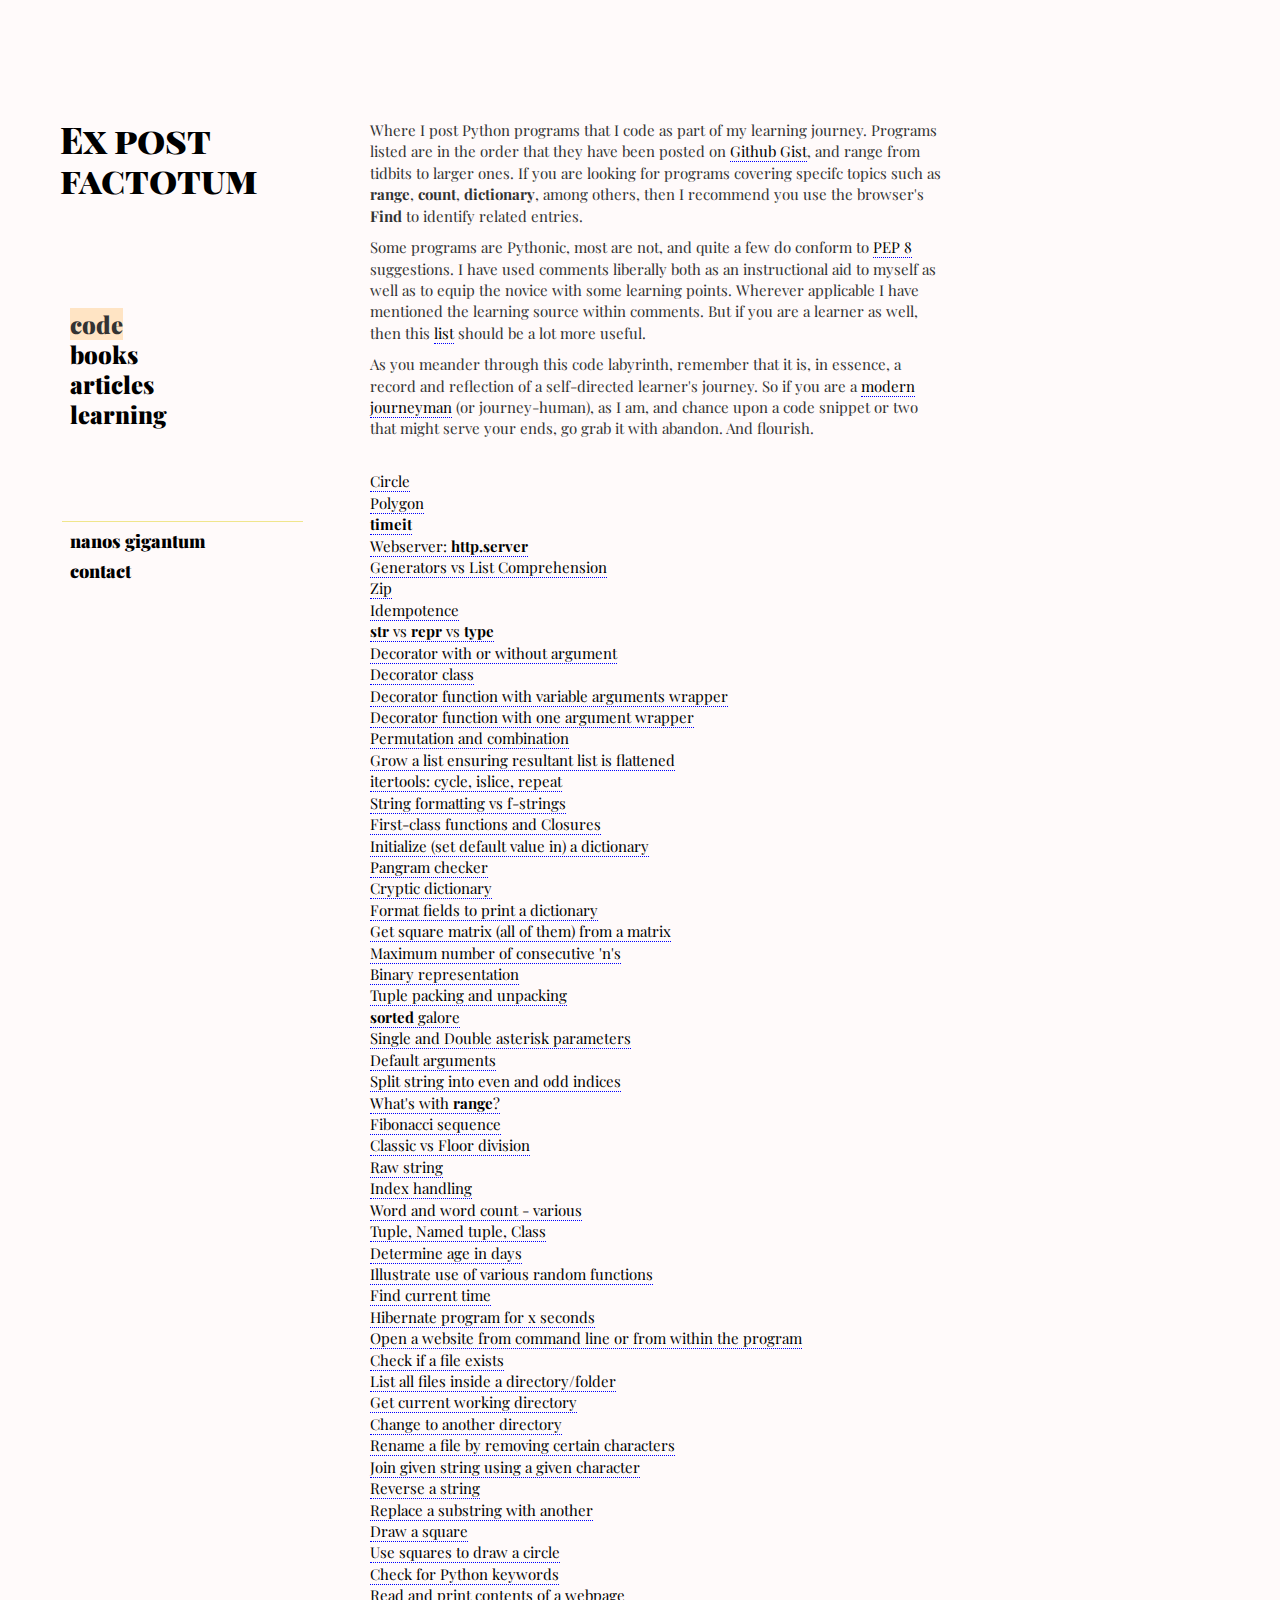
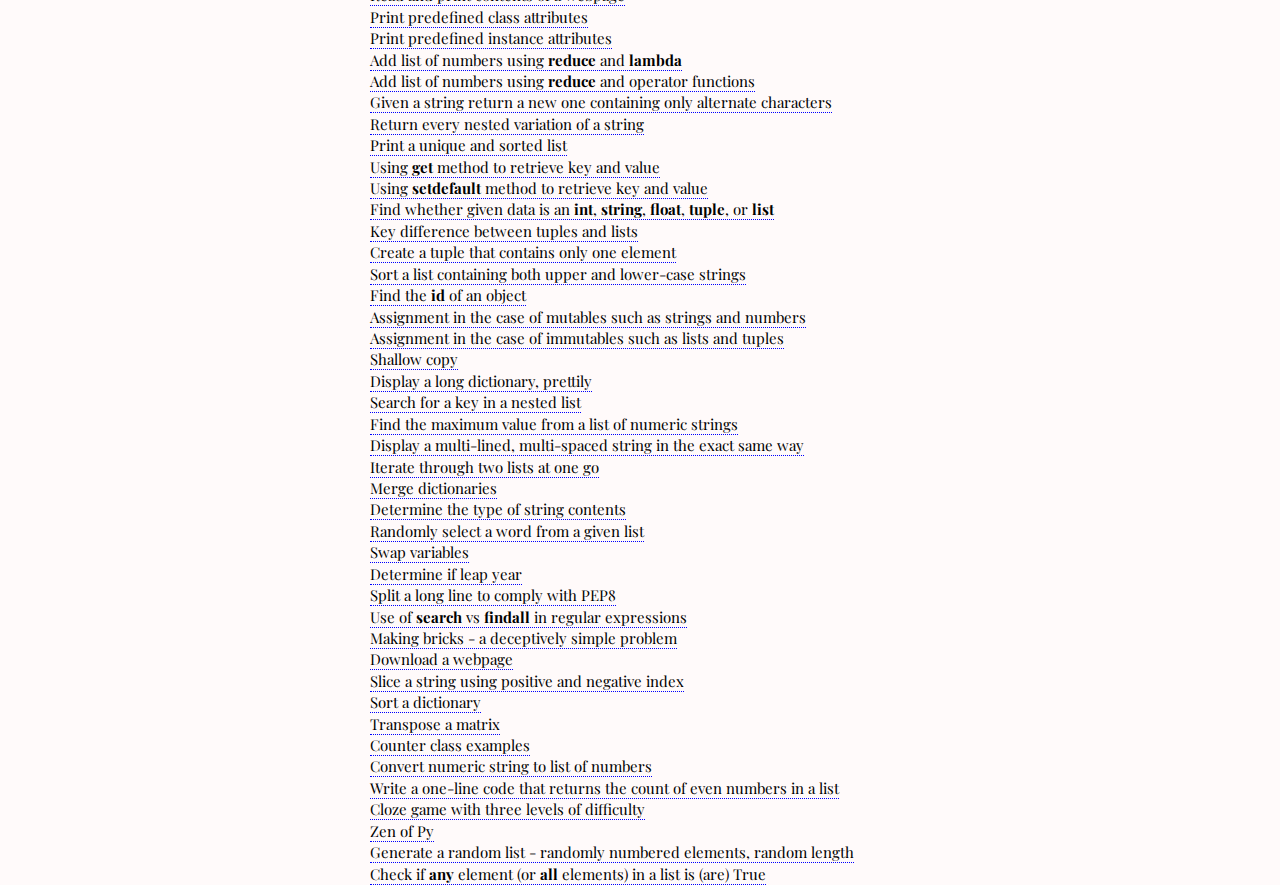
<file: index.html>
<!DOCTYPE html>
<html lang="en">
  <head>
    <meta charset="utf-8">
    <!-- Bootstrap -->
    <meta name="viewport" content="width=device-width, initial-scale=1">
    <link rel="stylesheet" href="https://maxcdn.bootstrapcdn.com/bootstrap/3.3.7/css/bootstrap.min.css">
    <script src="https://ajax.googleapis.com/ajax/libs/jquery/3.1.1/jquery.min.js"></script>
    <script src="https://maxcdn.bootstrapcdn.com/bootstrap/3.3.7/js/bootstrap.min.js"></script>

    <!-- Fonts -->
    <link href="https://fonts.googleapis.com/css?family=Playfair+Display:400,400i,700,900%7CPlayfair+Display+SC:900" rel="stylesheet">
    <link rel = "stylesheet" type = "text/css" href = "main.css"/>

    <title>Ex Post Factotum</title>
  </head>

  <body>

    <div class = "container-fluid">
      <div class="row">

        <div class="col-lg-3 col-sm-4 left">
          <a href="index.html"><h1>Ex post factotum</h1></a>
          <div class="middle">
          <h3><span class="here">code</span></h3></a>
          <a href="books.html"><h3>books</h3></a>
          <a href="articles.html"><h3>articles</h3></a>
          <a href="learning.html"><h3>learning</h3></a>
          </div>
          <hr />
          <a href="nanos.html"><h4>nanos gigantum</h4></a>
          <a href="contact.html"><h4>contact</h4></a>
        </div>

        <div class="col-lg-6 col-lg-offset-3 col-sm-7 col-sm-offset-4 right">
          <p>
            Where I post Python programs that I code as part of my learning journey. Programs listed are in the order that they have been posted on <a href="https://gist.github.com/nasturtus" target="_blank">Github Gist</a>, and range from tidbits to larger ones. If you are looking for programs covering specifc topics such as <strong>range</strong>, <strong>count</strong>, <strong>dictionary</strong>, among others, then I recommend you use the browser's <strong>Find</strong> to identify related entries.
          </p>
          <p>
             Some programs are Pythonic, most are not, and quite a few do conform to <a href="https://www.python.org/dev/peps/pep-0008/" target="_blank">PEP 8</a> suggestions. I have used comments liberally both as an instructional aid to myself as well as to equip the novice with some learning points. Wherever applicable I have mentioned the learning source within comments. But if you are a learner as well, then this <a href="nanos.html">list</a> should be a lot more useful.
          </p>
          <p>
            As you meander through this code labyrinth, remember that it is, in essence, a record and reflection of a self-directed learner's journey. So if you are a <a href="https://en.wikipedia.org/wiki/Journeyman" target="_blank">modern journeyman</a> (or journey-human), as I am, and chance upon a code snippet or two that might serve your ends, go grab it with abandon. And flourish.
          </p>
          <br />

          <div>
              <a href="https://gist.github.com/nasturtus/0736a2ed04f211cfd13924a17f0d510f#file-circle-py" target="_blank">Circle</a>
          </div>

          <div>
              <a href="https://gist.github.com/nasturtus/858bfa81cb98c00f12b6cf8664469922#file-polygon-py" target="_blank">Polygon</a>
          </div>

          <div>
              <a href="https://gist.github.com/nasturtus/751b58811ed7f90dd20aeefb99db0b17#file-timeit-py" target="_blank"><strong>timeit</strong></a>
          </div>

          <div>
              <a href="https://gist.github.com/nasturtus/3c871610d425c2b8a8b2367eccd823ce#file-webserver-txt" target="_blank">Webserver: <strong>http.server</strong></a>
          </div>

          <div>
              <a href="https://gist.github.com/nasturtus/8d4d95b3681b6f56b96a50a7d2432761#file-generator_list-py" target="_blank">Generators vs List Comprehension</a>
          </div>

          <div>
              <a href="https://gist.github.com/nasturtus/273706f6491eb2199634ac1a89632d65#file-zip_it_up-py" target="_blank">Zip</a>
          </div>

          <div>
              <a href="https://gist.github.com/nasturtus/a087c202760d1dba5da2214ef26906da#file-idempotence-py" target="_blank">Idempotence</a>
          </div>

          <div>
              <a href="https://gist.github.com/nasturtus/150ef873826b1578c21ebc65af784f27#file-str_repr_type-py" target="_blank"><strong>str</strong> vs <strong>repr</strong> vs <strong>type</strong></a>
          </div>

          <div>
              <a href="https://gist.github.com/nasturtus/168951c82784952aafd7f89da987f1cc#file-decorator4-py" target="_blank">Decorator with or without argument</a>
          </div>

          <div>
              <a href="https://gist.github.com/nasturtus/325bbea16b9eaf0d30efc3c1bfff6be1#file-decorator3-py" target="_blank">Decorator class</a>
          </div>

          <div>
              <a href="https://gist.github.com/nasturtus/30cdffc96240966b7af2647a5609de8b#file-decorator2-py" target="_blank">Decorator function with variable arguments wrapper</a>
          </div>

          <div>
              <a href="https://gist.github.com/nasturtus/4dafee80ead28c65e2b4408f3a87ea55#file-decorator1-py" target="_blank">Decorator function with one argument wrapper</a>
          </div>

          <div>
              <a href="https://gist.github.com/nasturtus/0c9b7887f8b3ece56c63820db541d17b#file-permutation_combination-py" target="_blank">Permutation and combination</a>
          </div>

          <div>
              <a href="https://gist.github.com/nasturtus/8d388f6c0b288b907bae2d8dbcbca98b#file-list_flatten_append_chain-py" target="_blank">Grow a list ensuring resultant list is flattened</a>
          </div>

          <div>
              <a href="https://gist.github.com/nasturtus/6d1a03f0f39854fa5e1d91e1fbe89457#file-itertools_cycle_islice_repeat-py" target="_blank">itertools: cycle, islice, repeat</a>
          </div>

          <div>
              <a href="https://gist.github.com/nasturtus/787d8bf79b1002f13b6a1c90ef55ff36#file-str_formatting_f_strings-py" target="_blank">String formatting vs f-strings</a>
          </div>

          <div>
              <a href="https://gist.github.com/nasturtus/12de1d428a4506b0a873be99117962f1#file-first_class_closure-py" target="_blank">First-class functions and Closures</a>
          </div>

          <div>
              <a href="https://gist.github.com/nasturtus/b621814e919ed2e054e7c1a16a04a27f#file-default_dict-py" target="_blank">Initialize (set default value in) a dictionary</a>
          </div>

          <div>
              <a href="https://gist.github.com/nasturtus/bf7855f940664f9fda2d6ea08bef4f4f#file-pangram-py" target="_blank">Pangram checker</a>
          </div>

          <div>
              <a href="https://gist.github.com/nasturtus/0d8af02ddd4c16b85a089963b69487d4#file-mystry_dict-py" target="_blank">Cryptic dictionary</a>
          </div>

          <div>
              <a href="https://gist.github.com/nasturtus/67d3cb37b9a4b107e43a19074ff1e6af#file-format_fields-py" target="_blank">Format fields to print a dictionary</a>
          </div>

          <div>
              <a href="https://gist.github.com/nasturtus/3ba9c375b38660aff4d37af6e3e2dba0#file-get_all_matrix-py" target="_blank">Get square matrix (all of them) from a matrix</a>
          </div>

          <div>
              <a href="https://gist.github.com/nasturtus/d95c570832d85e929f3d1e503a9bcbed#file-max_cons-py" target="_blank">Maximum number of consecutive 'n's</a>
          </div>

          <div>
              <a href="https://gist.github.com/nasturtus/6686b817fb8d5963d006d4ca7925296e#file-bnry_repn-py" target="_blank">Binary representation</a>
          </div>

          <div>
              <a href="https://gist.github.com/nasturtus/20f405eaa91b7bc4d743652a620d60ad#file-pack_unpack-py" target="_blank">Tuple packing and unpacking</a>
          </div>

          <div>
              <a href="https://gist.github.com/nasturtus/6f7a97249ef7f3013ed019173b9c16b3#file-sorted_galore-py" target="_blank"><strong>sorted</strong> galore</a>
          </div>

          <div>
              <a href="https://gist.github.com/nasturtus/d2739e3da967916c71736e9cbd7b2b8f#file-singledoubleasterisk-py" target="_blank">Single and Double asterisk parameters</a>
          </div>

          <div>
              <a href="https://gist.github.com/nasturtus/573c829c329bbf9d1e340aed163550fe#file-default_args-py" target="_blank">Default arguments</a>
          </div>

          <div>
              <a href="https://gist.github.com/nasturtus/3eb0c72d57bb7539fbadabb1882af254#file-evensandodds-py" target="_blank">Split string into even and odd indices</a>
          </div>

          <div>
              <a href="https://gist.github.com/nasturtus/8481d07c3626f163a07bf78aba8a94f2#file-de-range-d-py" target="_blank">What's with <strong>range</strong>?</a>
          </div>

          <div>
              <a href="https://gist.github.com/nasturtus/74e82b76353c58c853340ec4b6504f40#file-fibs-py" target="_blank">Fibonacci sequence</a>
          </div>

          <div>
              <a href="https://gist.github.com/nasturtus/f4d8323f7b9bd4684e74a95aab8493eb#file-classic_vs_float-py" target="_blank">Classic vs Floor division</a>
          </div>

          <div>
              <a href="https://gist.github.com/nasturtus/c6156cac2e7dab7d0d7a51573cd8c97c#file-raw_string-py" target="_blank">Raw string</a>
          </div>

          <div>
              <a href="https://gist.github.com/nasturtus/61ec2330b1e236b5822d56f07d46253d#file-index_handling-py" target="_blank">Index handling</a>
          </div>

          <div>
              <a href="https://gist.github.com/nasturtus/dbfdc27d24547134a7969563e28d26c0#file-word_wordcount-py" target="_blank">Word and word count - various</a>
          </div>

          <div>
              <a href="https://gist.github.com/nasturtus/3ad5d1dbcfbc29a3e592b5f018ff948b#file-tupl_class_namedtupl-py" target="_blank">Tuple, Named tuple, Class</a>
          </div>

          <div>
              <a href="https://gist.github.com/nasturtus/fa660f208969f9b49ab872e78b0dc5b1#file-age_in_days-py" target="_blank">Determine age in days</a>
          </div>

          <div>
              <a href="https://gist.github.com/nasturtus/aef85a783965d083ab9589ef00a4b2d9#file-various_random-py" target="_blank">Illustrate use of various random functions</a>
          </div>

          <div>
              <a href="https://gist.github.com/nasturtus/55ba4da6867242e71b946f2b57c3f869#file-current_time-py" target="_blank">Find current time</a>
          </div>

          <div>
              <a href="https://gist.github.com/nasturtus/e388a97b9bbeb7d0e9c6baecd386a1e4#file-hibernate-py" target="_blank">Hibernate program for x seconds</a>
          </div>

          <div>
              <a href="https://gist.github.com/nasturtus/7e0736e048d4875a69d98c5744106e31#file-open_website-py" target="_blank">Open a website from command line or from within the program</a>
          </div>

          <div>
              <a href="https://gist.github.com/nasturtus/11bed23c476d04bf2b93bc1add0bdf1f#file-check_file_exists-py" target="_blank">Check if a file exists</a>
          </div>

          <div>
              <a href="https://gist.github.com/nasturtus/617933ae43fb9e4fb98da1b77c42a394#file-list_files-py" target="_blank">List all files inside a directory/folder</a>
          </div>

          <div>
              <a href="https://gist.github.com/nasturtus/1804447cb762748cd1cf9142f6ba0055#file-get_cur_dir-py" target="_blank">Get current working directory</a>
          </div>

          <div>
              <a href="https://gist.github.com/nasturtus/0e81e674c3f6ea83ce7b8a12a5ef2f85#file-change_dir-py" target="_blank">Change to another directory</a>
          </div>

          <div>
              <a href="https://gist.github.com/nasturtus/c0a8e6f15b4a21f7e88358581d9d4236#file-rename_file-py" target="_blank">Rename a file by removing certain characters</a>
          </div>

          <div>
              <a href="https://gist.github.com/nasturtus/da5b38b40df20f7dd428f93b4a2be53a#file-join_string-py" target="_blank">Join given string using a given character</a>
          </div>

          <div>
              <a href="https://gist.github.com/nasturtus/e374c272c9ba638fc572efa8d50419e5#file-reverse_string-py" target="_blank">Reverse a string</a>
          </div>

          <div>
              <a href="https://gist.github.com/nasturtus/8419958f1d8466416fb87c3cd5be3fc8#file-str_replace-py" target="_blank">Replace a substring with another</a>
          </div>

          <div>
              <a href="https://gist.github.com/nasturtus/99eb576b6ebafe9a0603e2f3b9cdf863#file-draw_square-py" target="_blank">Draw a square</a>
          </div>

          <div>
              <a href="https://gist.github.com/nasturtus/6249536109d9b944ad28f463d43fe85e#file-circle_from_square-py" target="_blank">Use squares to draw a circle</a>
          </div>

          <div>
              <a href="https://gist.github.com/nasturtus/93c54e27817a70ed5dca5a87d6f62d6c#file-check_keyword-py" target="_blank">Check for Python keywords</a>
          </div>

          <div>
              <a href="https://gist.github.com/nasturtus/77563867724991c48cbc318a9c2ab7bb#file-read_webpage-py" target="_blank">Read and print contents of a webpage</a>
          </div>

          <div>
              <a href="https://gist.github.com/nasturtus/9892742eac11382838b51df7652a079c#file-predefined_class_attribute-py" target="_blank">Print predefined class attributes</a>
          </div>

          <div>
              <a href="https://gist.github.com/nasturtus/00a3acf4211c60c24ac768297f218e7f#file-predefined_instance_attribute-py" target="_blank">Print predefined instance attributes</a>
          </div>

          <div>
              <a href="https://gist.github.com/nasturtus/ff9bcc2559f29abff0bcb466ebc38e8f#file-reduce_using_lambda-py" target="_blank">Add list of numbers using <strong>reduce</strong> and <strong>lambda</strong></a>
          </div>

          <div>
              <a href="https://gist.github.com/nasturtus/cee41743b0f1ccb55d88f5162f81e21a#file-reduce_using_operators-py" target="_blank">Add list of numbers using <strong>reduce</strong> and operator functions</a>
          </div>

          <div>
              <a href="https://gist.github.com/nasturtus/dc086fddfbfc72efadca06b47ac7a584#file-alternate-py" target="_blank">Given a string return a new one containing only alternate characters</a>
          </div>

          <div>
              <a href="https://gist.github.com/nasturtus/757e379931e478dfc1392916b178a3ab#file-matryoshka-py" target="_blank">Return every nested variation of a string</a>
          </div>

          <div>
              <a href="https://gist.github.com/nasturtus/0d35829cb834047aabc90a3ee7817c7c#file-uniq_sortd_lst-py" target="_blank">Print a unique and sorted list</a>
          </div>

          <div>
              <a href="https://gist.github.com/nasturtus/a741fc16306ad00d36d0d5b25c07b823#file-get_method-py" target="_blank">Using <strong>get</strong> method to retrieve key and value</a>
          </div>

          <div>
              <a href="https://gist.github.com/nasturtus/c2846ba419dc99ac3d136c4da65a38c7#file-setdefault_method-py" target="_blank">Using <strong>setdefault</strong> method to retrieve key and value</a>
          </div>

          <div>
              <a href="https://gist.github.com/nasturtus/e25aa3e5a3fde6a3f39c94612ced63b5#file-type_of_data-py" target="_blank">Find whether given data is an <strong>int</strong>, <strong>string</strong>, <strong>float</strong>, <strong>tuple</strong>, or <strong>list</strong></a>
          </div>

          <div>
              <a href="https://gist.github.com/nasturtus/b6616fc39d0fe7367ae1bdae822b4688#file-tuple_and_list-py" target="_blank">Key difference between tuples and lists</a>
          </div>

          <div>
              <a href="https://gist.github.com/nasturtus/2a6b86258c10a458556e7da8dfe2f3b4#file-tuple_one-py" target="_blank">Create a tuple that contains only one element</a>
          </div>

          <div>
              <a href="https://gist.github.com/nasturtus/b4c7c4c7abe9e9a9ecb1541ecca14950#file-sort_alphabetically-py" target="_blank">Sort a list containing both upper and lower-case strings</a>
          </div>

          <div>
              <a href="https://gist.github.com/nasturtus/2cfa07eecd60c701f4f622e2beff9e08#file-find_id-py" target="_blank">Find the <strong>id</strong> of an object</a>
          </div>

          <div>
              <a href="https://gist.github.com/nasturtus/3dc4ee40c431976dd7f1d57555d84d98#file-assignment_mutable-py" target="_blank">Assignment in the case of mutables such as strings and numbers</a>
          </div>

          <div>
              <a href="https://gist.github.com/nasturtus/9c256c0a2983b3a358b33d1d716ee58b#file-assignment_immutable-py" target="_blank">Assignment in the case of immutables such as lists and tuples</a>
          </div>

          <div>
              <a href="https://gist.github.com/nasturtus/1f249248a9d61c62f49eb4c4f7699456#file-shallow_copy-py" target="_blank">Shallow copy</a>
          </div>

          <div>
              <a href="https://gist.github.com/nasturtus/3df38cd4043eba58a54dfa1483d5655c#file-prettify_print-py" target="_blank">Display a long dictionary, prettily</a>
          </div>

          <div>
              <a href="https://gist.github.com/nasturtus/3e980534e96ebdc9a6ab473502aca9c4#file-get_and_nested_list-py" target="_blank">Search for a key in a nested list</a>
          </div>

          <div>
              <a href="https://gist.github.com/nasturtus/7b40fddcb694401ebe100e12a6176cbe#file-max_key-py" target="_blank">Find the maximum value from a list of numeric strings</a>
          </div>

          <div>
              <a href="https://gist.github.com/nasturtus/a402021033d96577133caaaca7d1745e#file-display_as_is-py" target="_blank">Display a multi-lined, multi-spaced string in the exact same way</a>
          </div>

          <div>
              <a href="https://gist.github.com/nasturtus/c5c8b1031d7c7082076025e24c6d8d88#file-two_lists-py" target="_blank">Iterate through two lists at one go</a>
          </div>

          <div>
              <a href="https://gist.github.com/nasturtus/8c464f12f3092e19e7b39b356b98ba23#file-merge_dictionaries-py" target="_blank">Merge dictionaries</a>
          </div>

          <div>
              <a href="https://gist.github.com/nasturtus/087e625d2334b198817197b3e6c57f47#file-alpha_decimal_alphanum-py" target="_blank">Determine the type of string contents</a>
          </div>

          <div>
              <a href="https://gist.github.com/nasturtus/88572b1a0bbfa6a76f3002759a4e5f99#file-randint_words-py" target="_blank">Randomly select a word from a given list</a>
          </div>

          <div>
              <a href="https://gist.github.com/nasturtus/6fbbf5874c775f609ca6760d2803b627#file-swapping-py" target="_blank">Swap variables</a>
          </div>

          <div>
              <a href="https://gist.github.com/nasturtus/6fe71e1c07c13afb8c4fd6400e4bedb2#file-leap_year-py" target="_blank">Determine if leap year</a>
          </div>

          <div>
              <a href="https://gist.github.com/nasturtus/7225a7e88196fa17a076288e2f628d21#file-multiline_pep8-py" target="_blank">Split a long line to comply with PEP8</a>
          </div>

          <div>
              <a href="https://gist.github.com/nasturtus/761323c5aa5ec0936abd2a1196be8ff6#file-search_vs_findall-py" target="_blank">Use of <strong>search</strong> vs <strong>findall</strong> in regular expressions</a>
          </div>

          <div>
              <a href="https://gist.github.com/nasturtus/2b37c61ea999cf25dd14449ff0852246#file-making_bricks-py" target="_blank">Making bricks - a deceptively simple problem</a>
          </div>

          <div>
              <a href="https://gist.github.com/nasturtus/d96fe81cccfc39acbe0365193bb6f366#file-requests_exmpl-py" target="_blank">Download a webpage</a>
          </div>

          <div>
              <a href="https://gist.github.com/nasturtus/452527f0925cb0682a1f4fb5538a49ae#file-slicing_both_ways-py" target="_blank">Slice a string using positive and negative index</a>
          </div>

          <div>
              <a href="https://gist.github.com/nasturtus/1422c517ad9503d386d8441454e12e9a#file-sort_dictionary-py" target="_blank">Sort a dictionary</a>
          </div>

          <div>
              <a href="https://gist.github.com/nasturtus/50263aecec2d3e77fc69871f00782f56#file-transpose_lst-py" target="_blank">Transpose a matrix</a>
          </div>

          <div>
              <a href="https://gist.github.com/nasturtus/3753c917669f471f69a720c7748d4607#file-counter_demo-py" target="_blank">Counter class examples</a>
          </div>

          <div>
              <a href="https://gist.github.com/nasturtus/1a618e4b597cc7a95324e135644e6a32#file-str_to_lst-py" target="_blank">Convert numeric string to list of numbers</a>
          </div>

          <div>
              <a href="https://gist.github.com/nasturtus/71ac79b351d83b30c713a0471b1beba5#file-even_count-py" target="_blank">Write a one-line code that returns the count of even numbers in a list</a>
          </div>

          <div>
              <a href="https://gist.github.com/nasturtus/e36239905d1ee7c5d6fb5fd03d3a13b2#file-cloze_game-py" target="_blank">Cloze game with three levels of difficulty</a>
          </div>

          <div>
              <a href="https://gist.github.com/nasturtus/201710be6c7eb509729726eb9b5cffa0#file-zen_list-py" target="_blank">Zen of Py</a>
          </div>

          <div>
              <a href="https://gist.github.com/nasturtus/3b4f80199589b3e381f4fd64a4bd5c98#file-rand_lst_rand_len-py" target="_blank">Generate a random list - randomly numbered elements, random length</a>
          </div>

          <div>
              <a href="https://gist.github.com/nasturtus/4d3940563119395aa613ec9bfb5f4dd1#file-any_all-py" target="_blank">Check if <strong>any</strong> element (or <strong>all</strong> elements) in a list is (are) True</a>
          </div>

      </div>
    </div>
  </body>
</html>
</file>
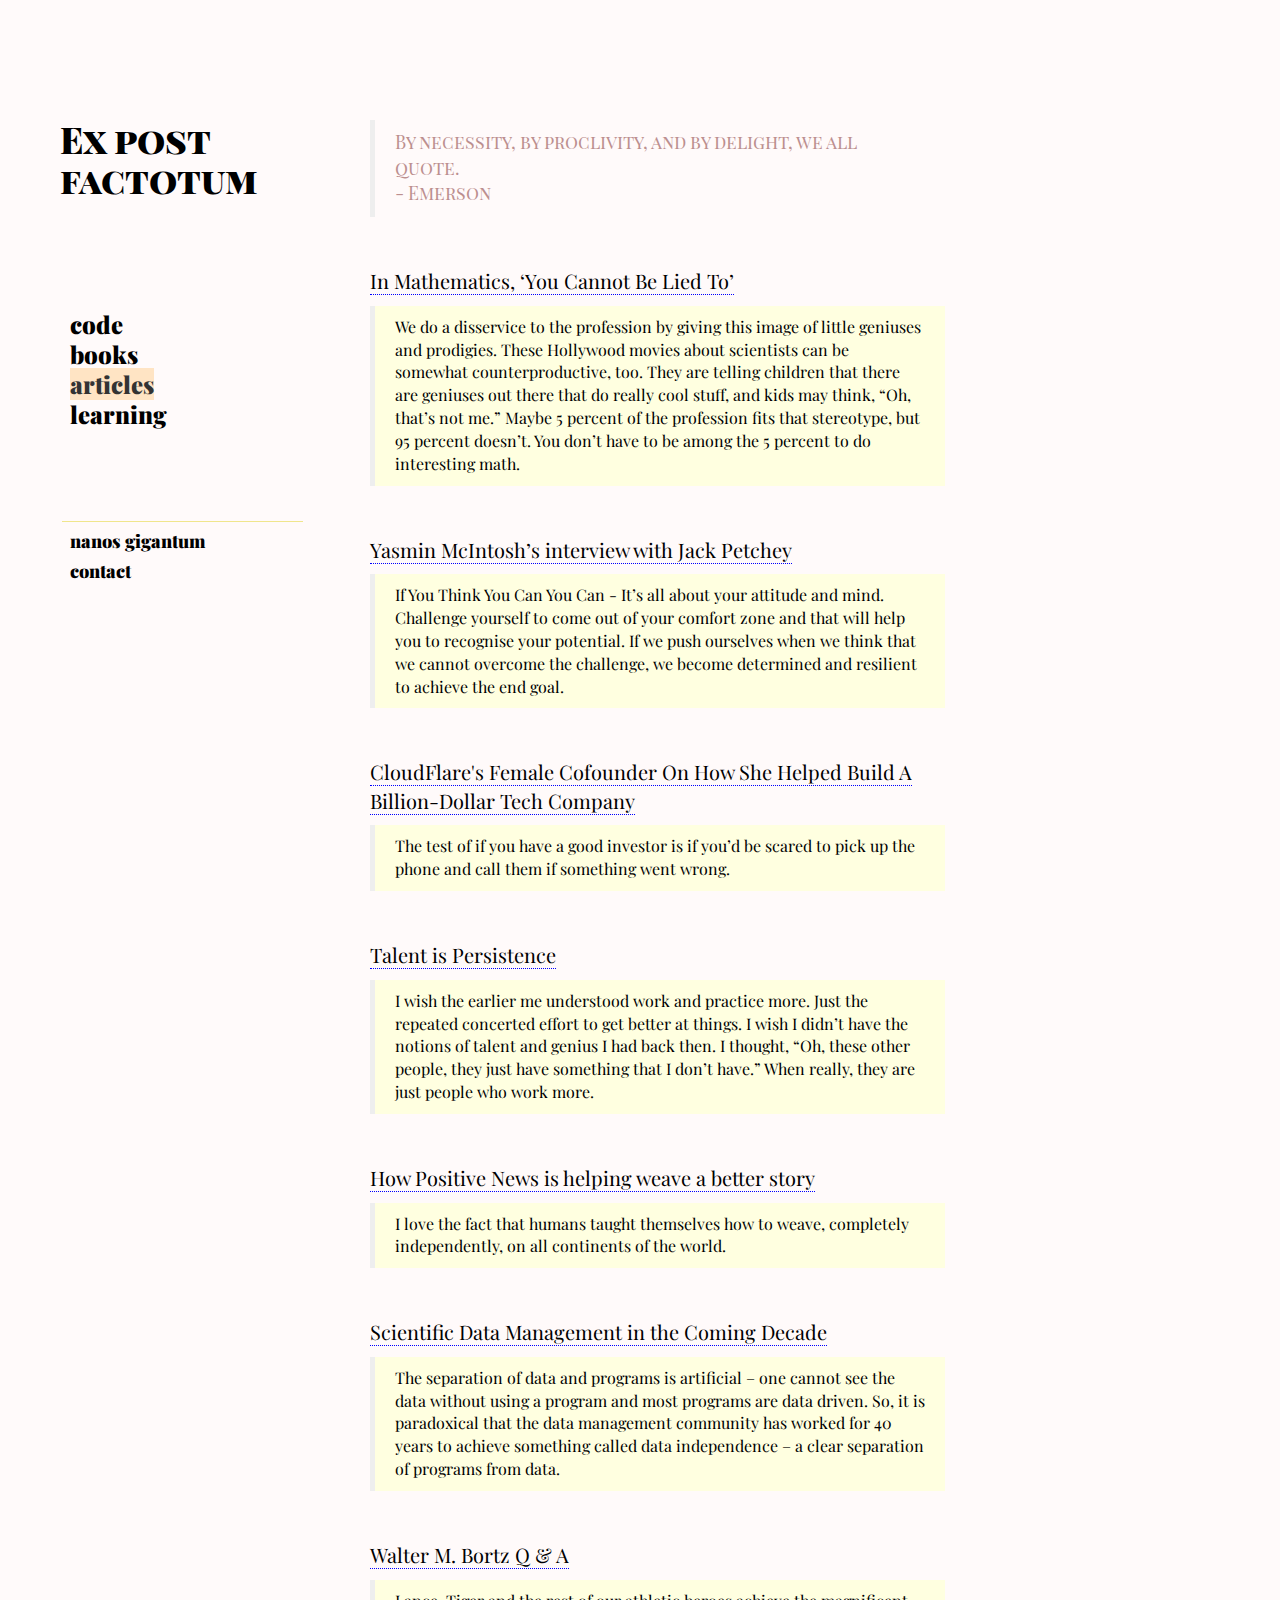
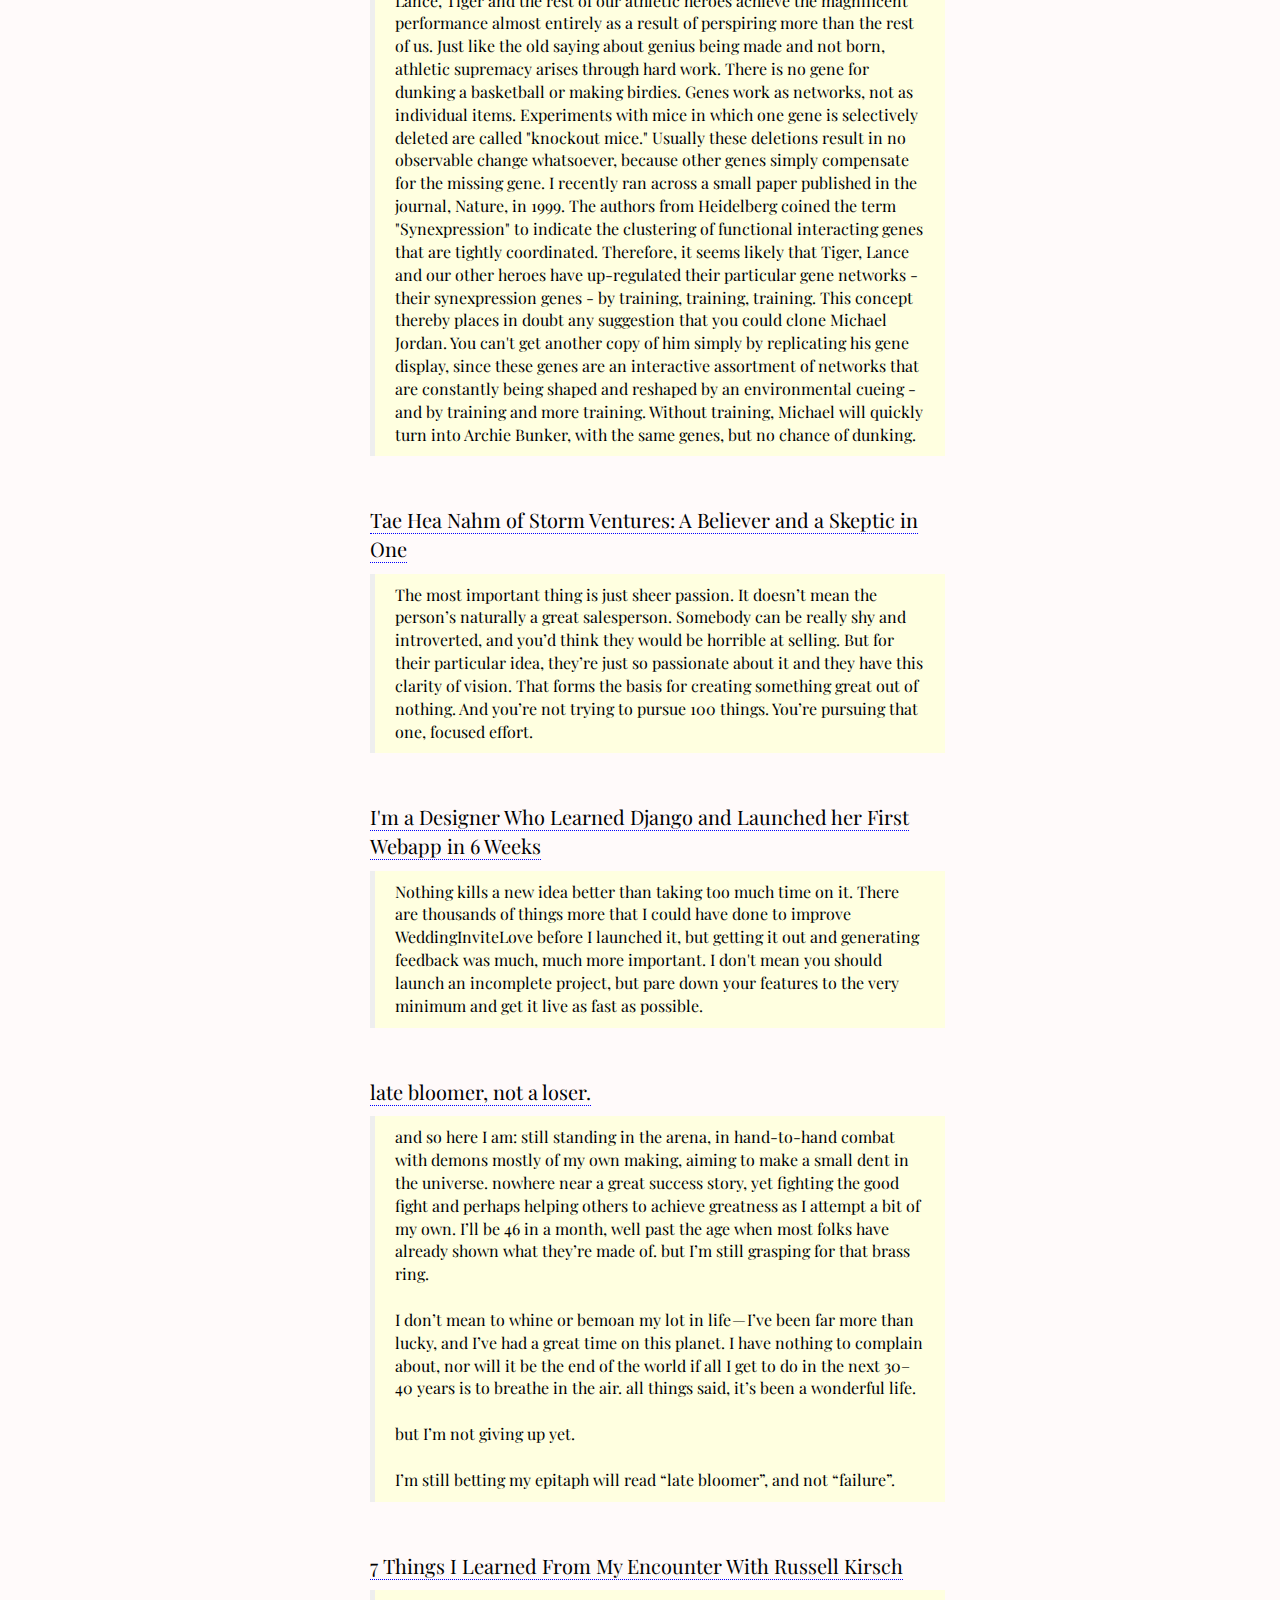
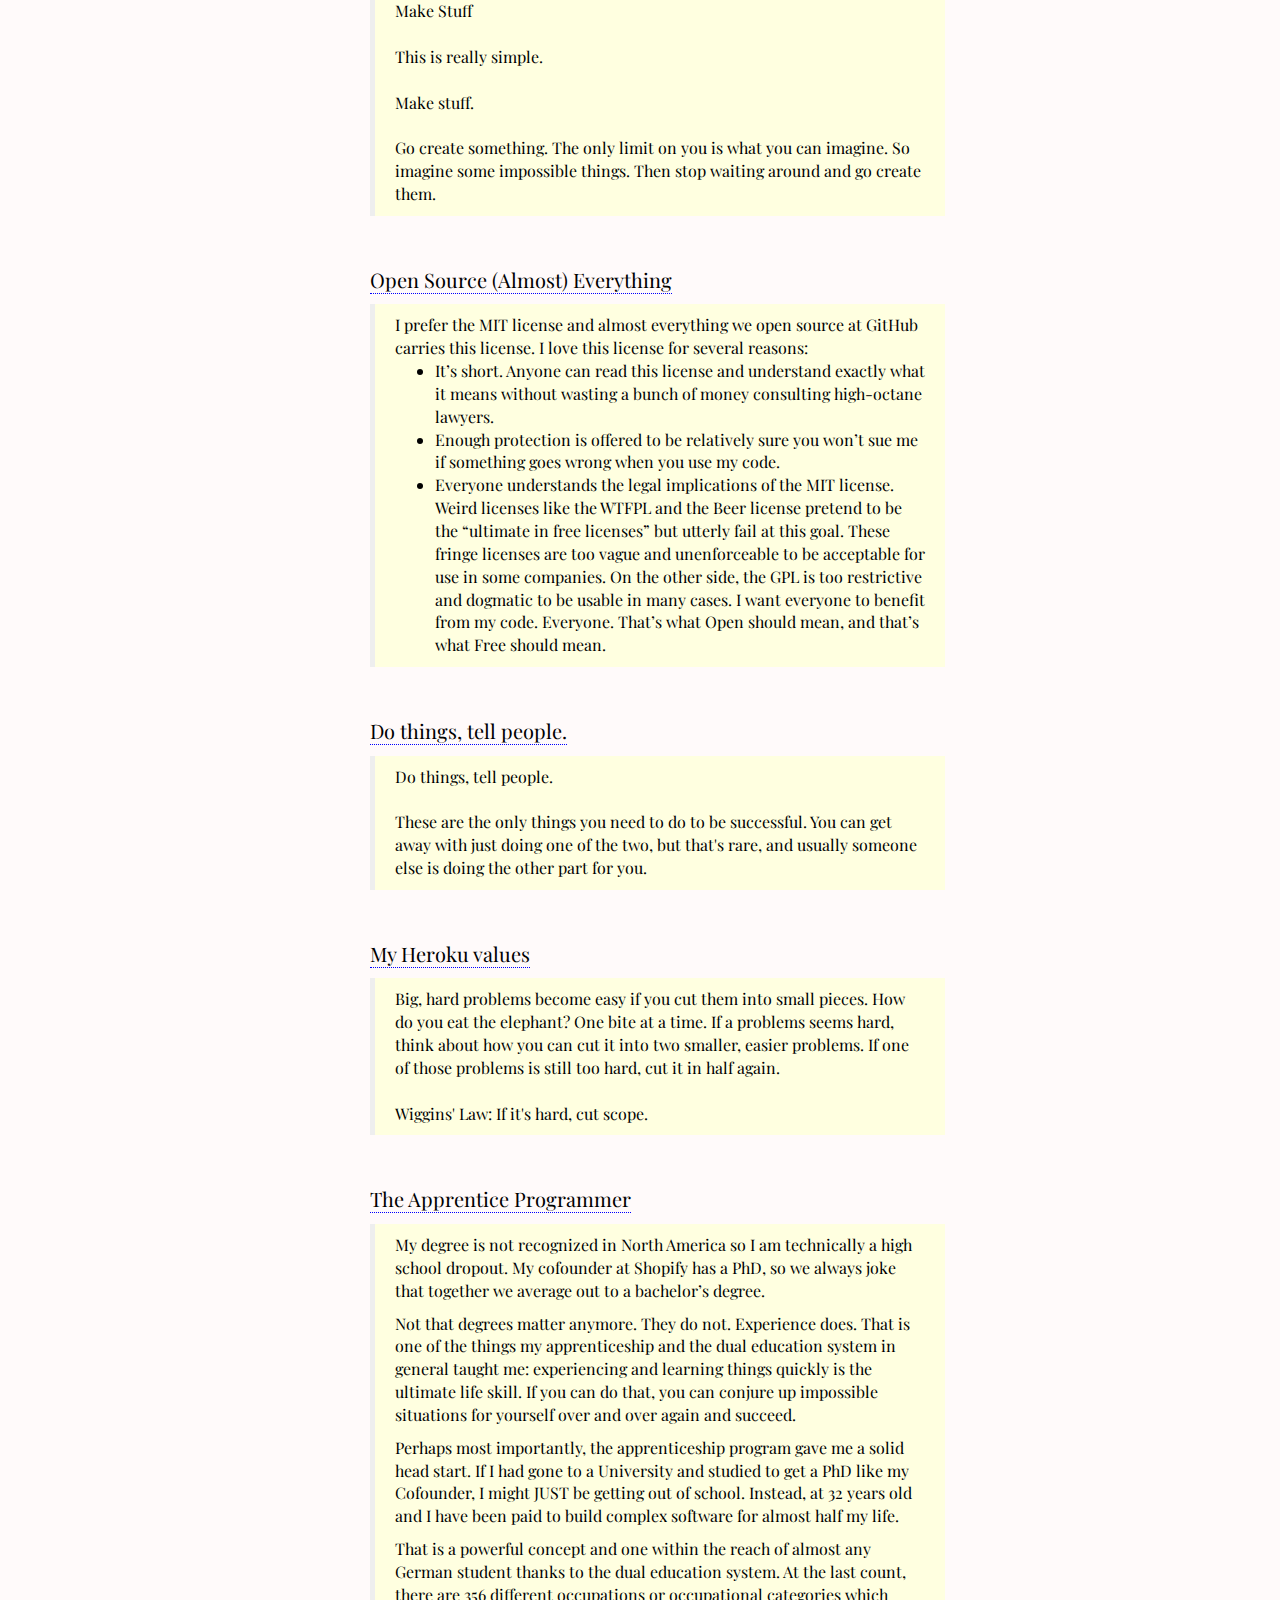
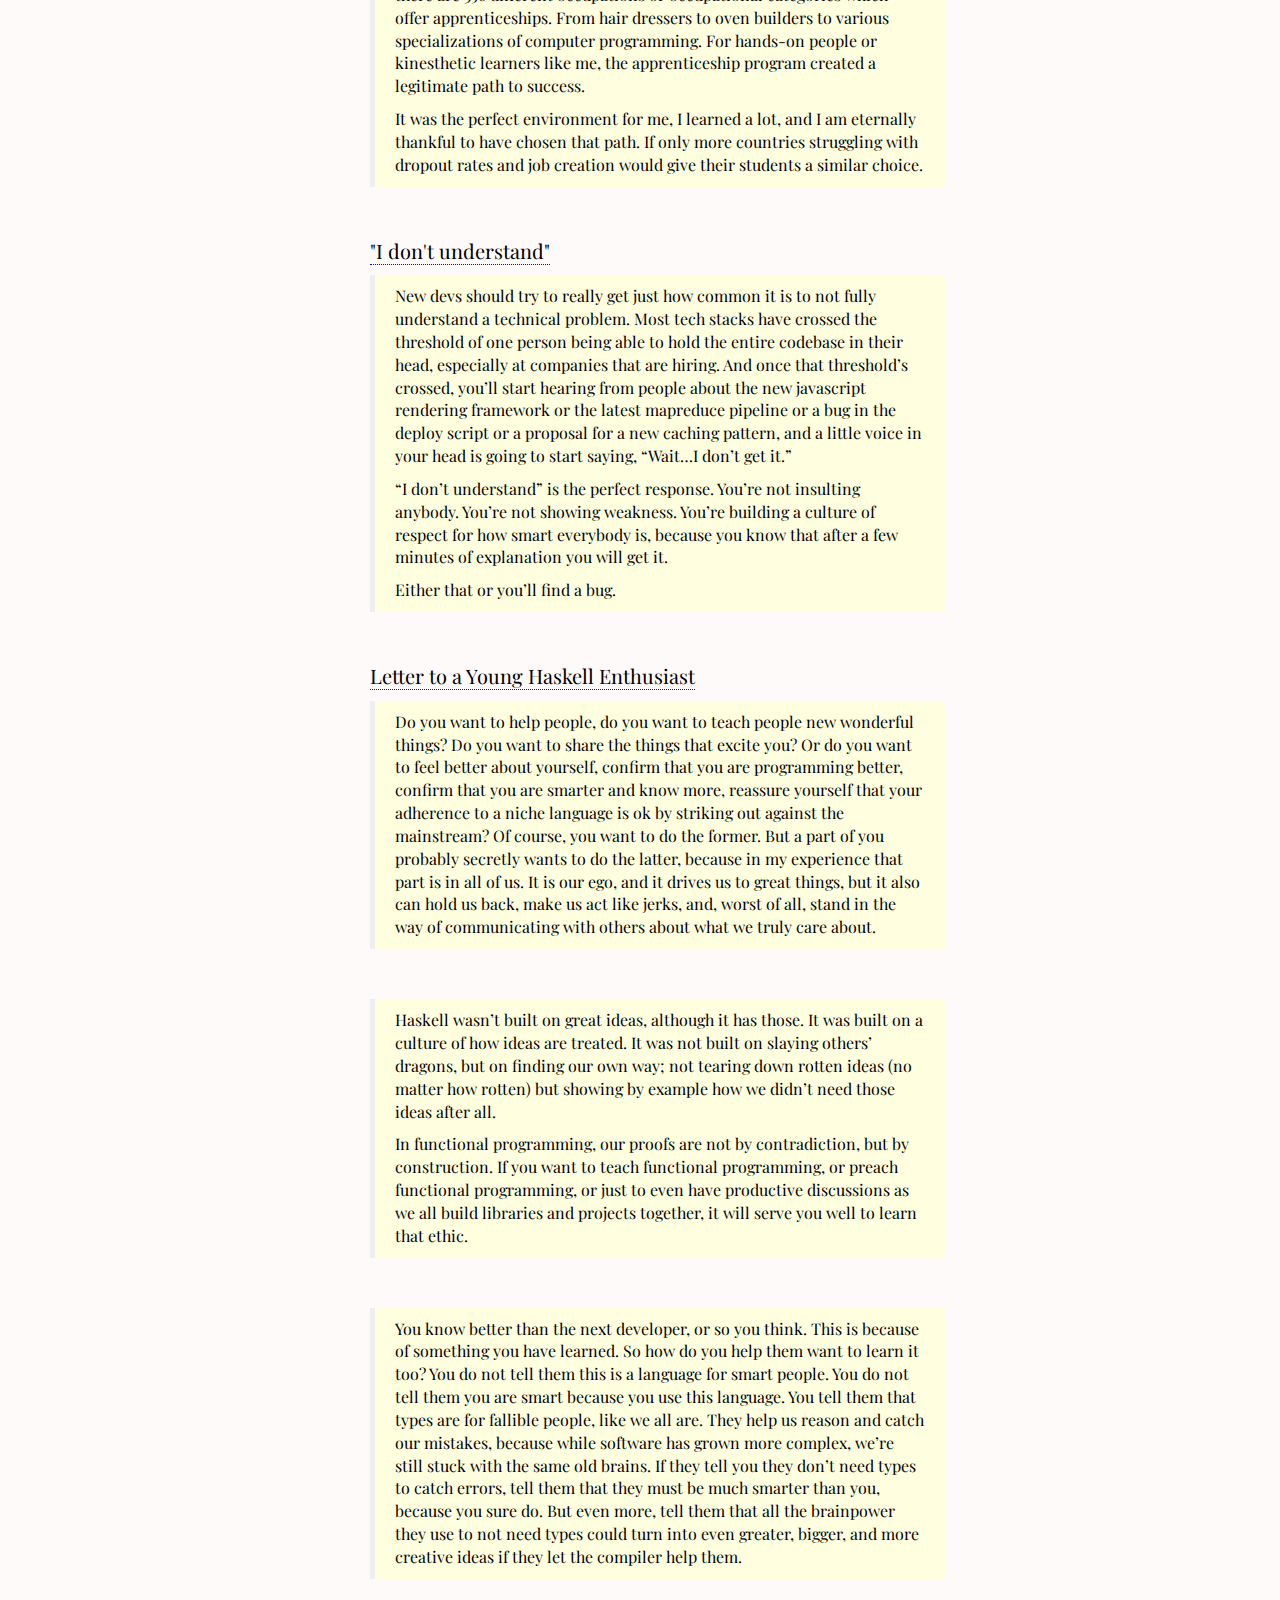
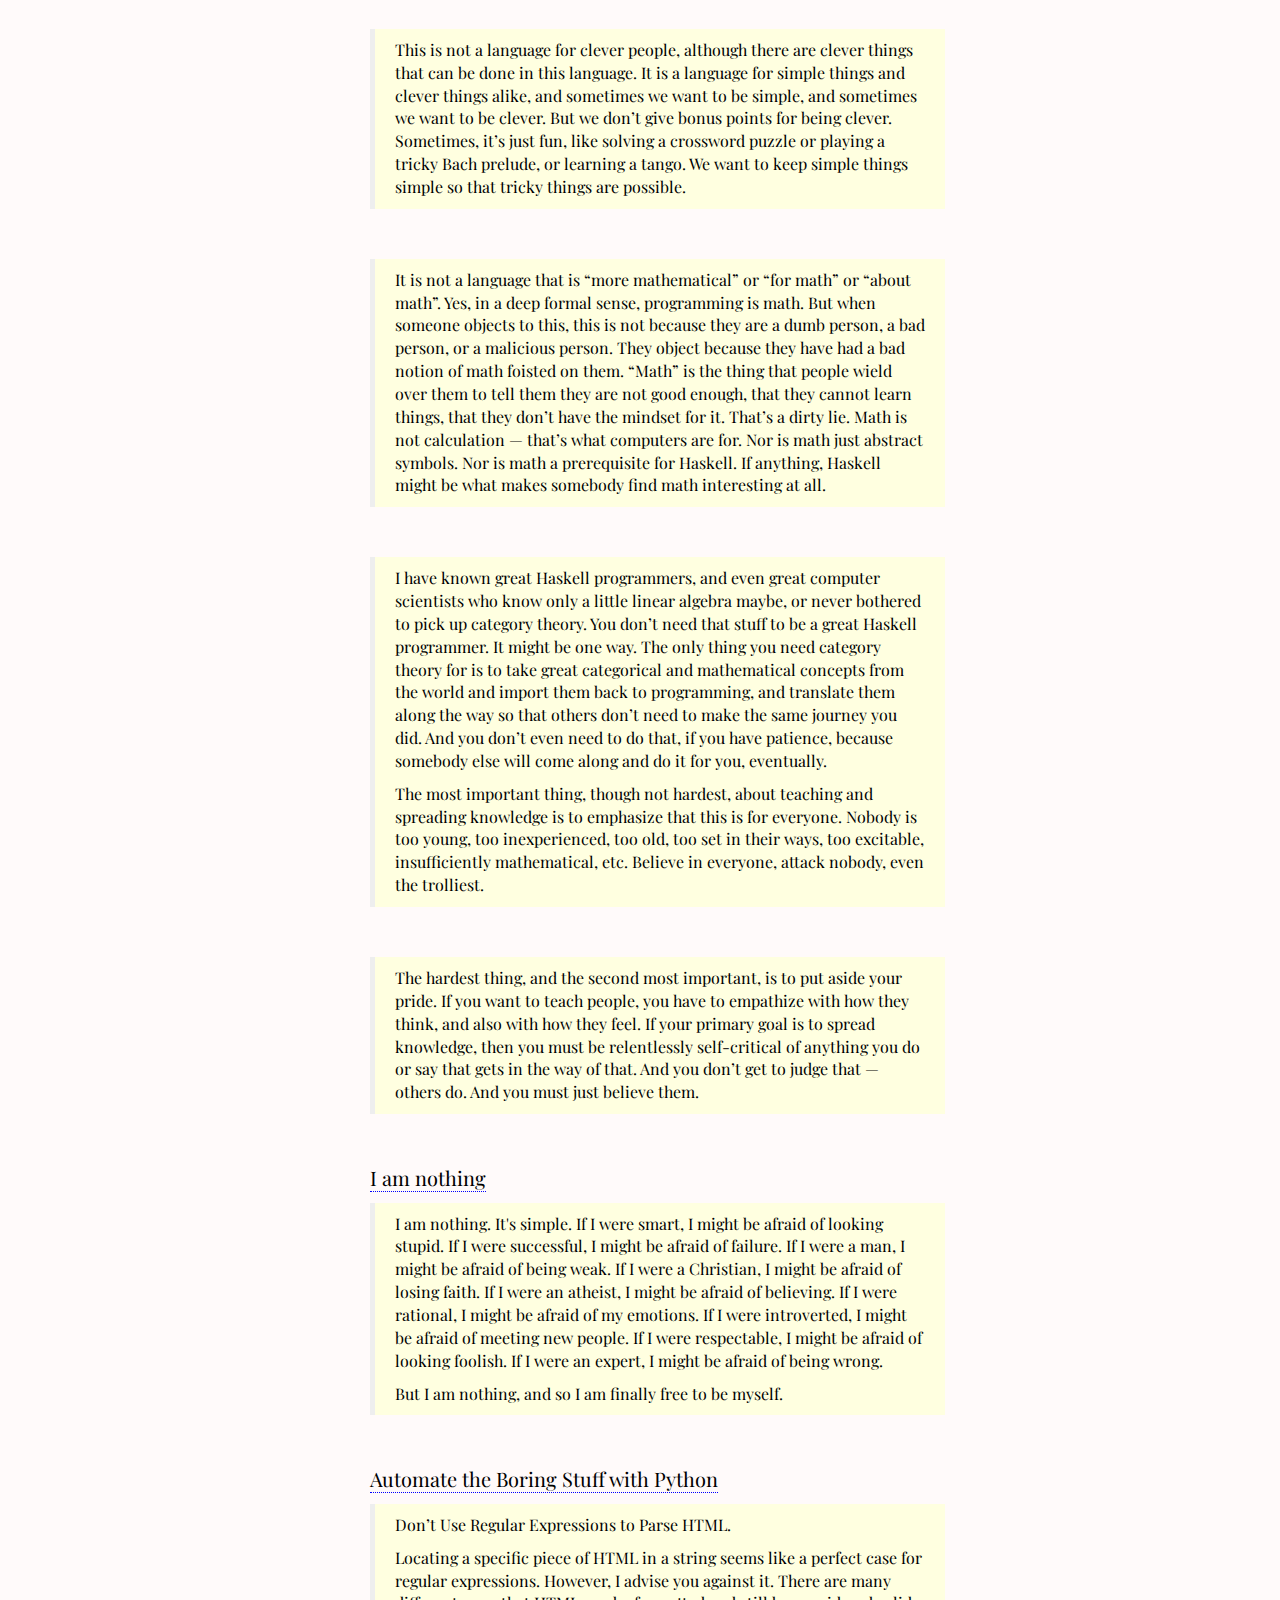
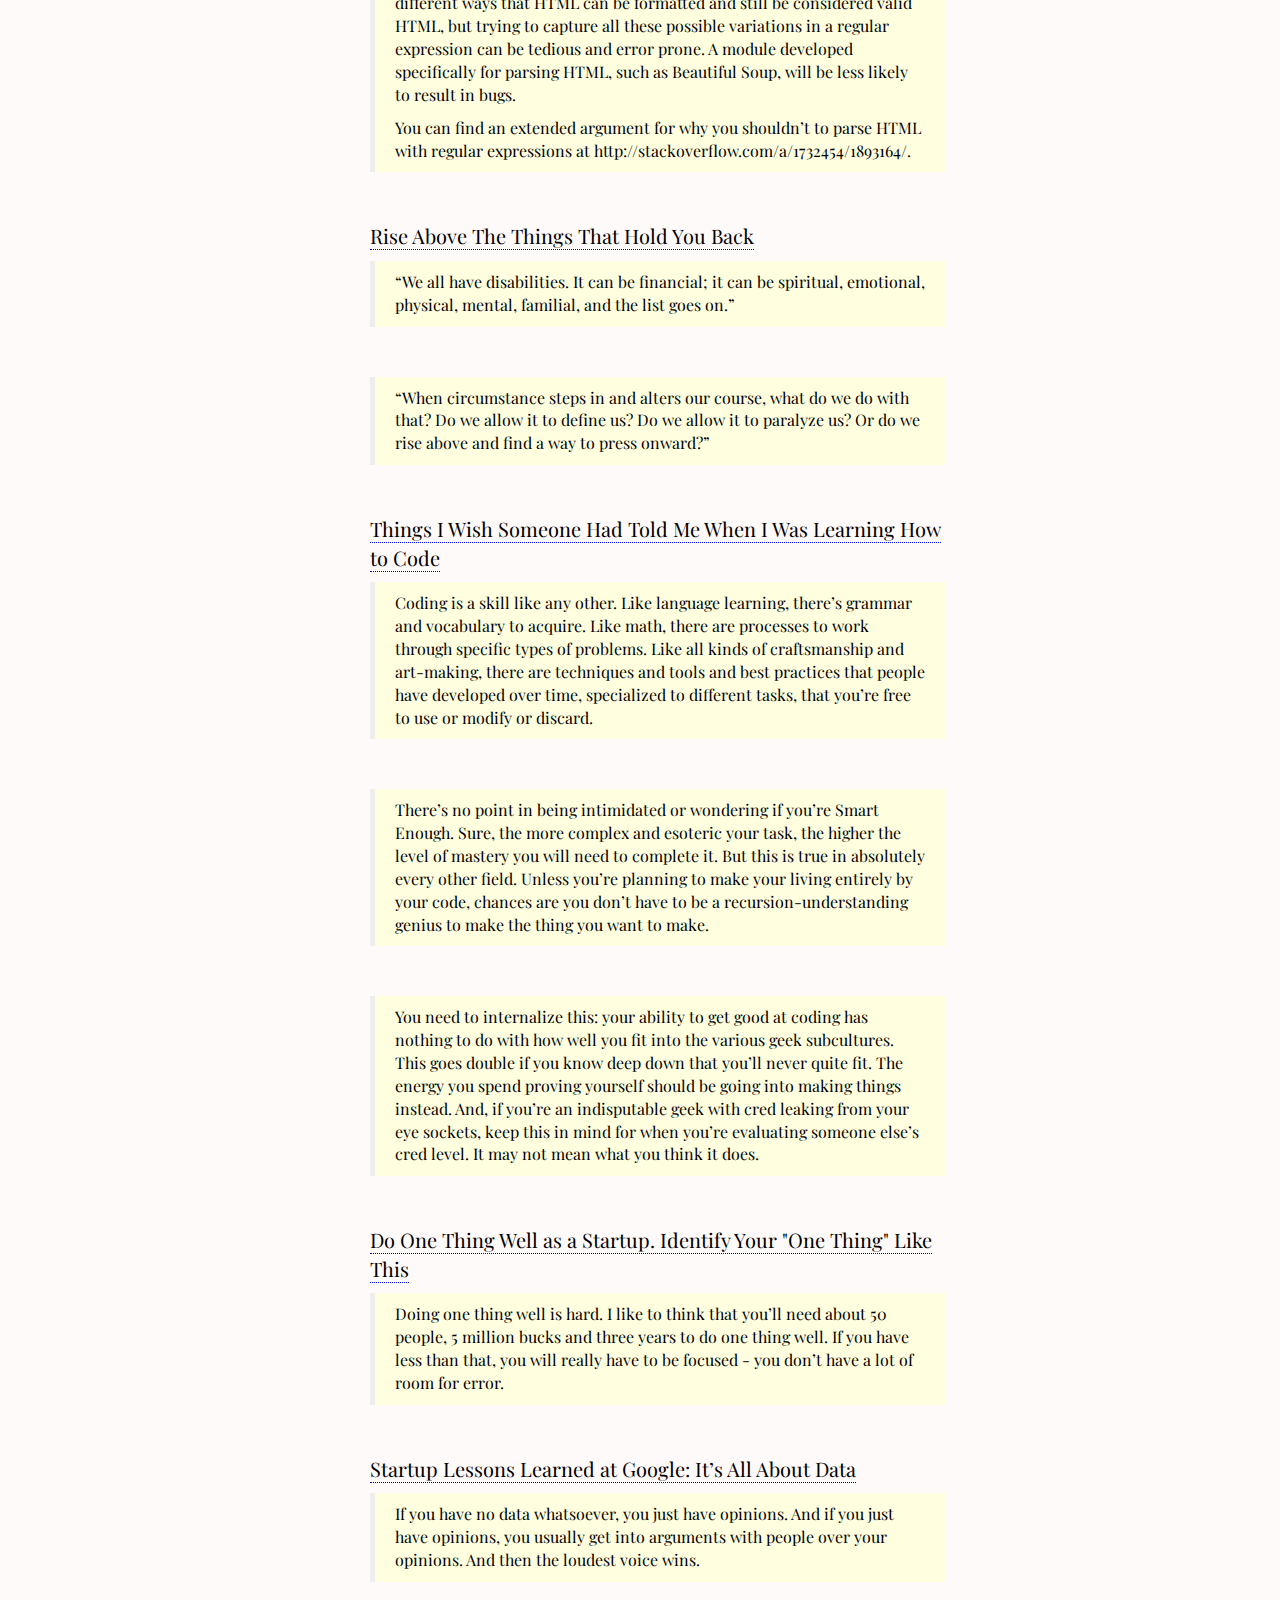
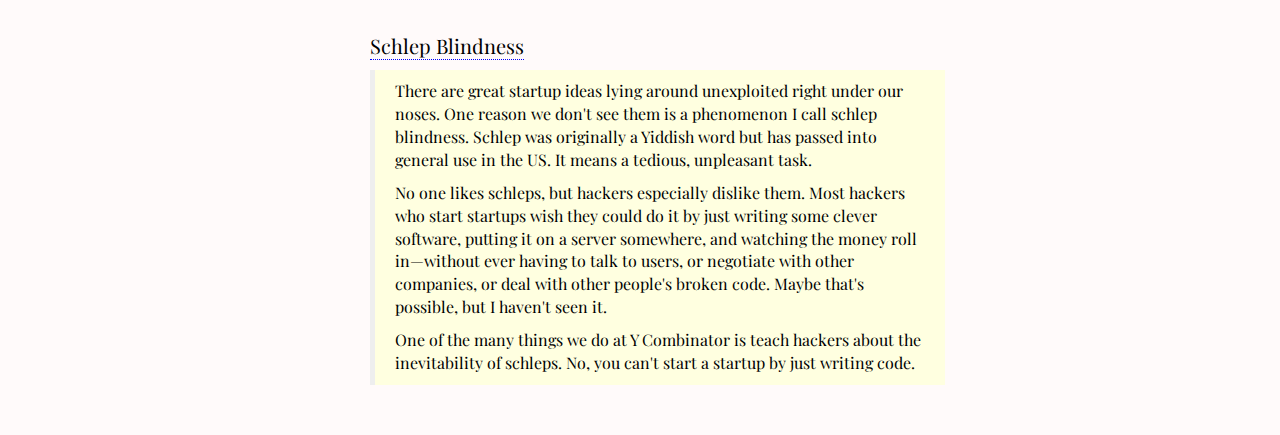
<file: articles.html>
<!DOCTYPE html>
<html lang="en">
  <head>
    <meta charset="utf-8">
    <!-- Bootstrap -->
    <meta name="viewport" content="width=device-width, initial-scale=1">
    <link rel="stylesheet" href="https://maxcdn.bootstrapcdn.com/bootstrap/3.3.7/css/bootstrap.min.css">
    <script src="https://ajax.googleapis.com/ajax/libs/jquery/3.1.1/jquery.min.js"></script>
    <script src="https://maxcdn.bootstrapcdn.com/bootstrap/3.3.7/js/bootstrap.min.js"></script>

    <!-- Fonts -->
    <link href="https://fonts.googleapis.com/css?family=Playfair+Display:400,400i,700,900%7CPlayfair+Display+SC:900" rel="stylesheet">
    <link rel = "stylesheet" type = "text/css" href = "main.css"/>

    <title>Ex Post Factotum</title>
  </head>

  <body>

    <div class = "container-fluid">
      <div class="row">

        <div class="col-lg-3 col-sm-4 left">
          <a href="index.html"><h1>Ex post factotum</h1></a>

          <div class="middle">
          <a href="index.html"><h3>code</h3></a>
          <a href="books.html"><h3>books</h3></a>
          <h3><span class="here">articles</span></h3>
          <a href="learning.html"><h3>learning</h3></a>
          </div>

          <span><hr /></span>
          <a href="nanos.html"><h4>nanos gigantum</h4></a>
          <a href="contact.html"><h4>contact</h4></a>
        </div>

        <div class="col-lg-6 col-lg-offset-3 col-sm-7 col-sm-offset-4 right">

          <blockquote class="header">
            By necessity, by proclivity, and by delight, we all quote.<br />
            - Emerson
          </blockquote>

            <div class="list-credits">
              <p><a href="https://www.quantamagazine.org/20170221-mathematical-truth-sylvia-serfaty-interview/#" target="_blank">In Mathematics, ‘You Cannot Be Lied To’</a></p>
              <blockquote>
                We do a disservice to the profession by giving this image of little geniuses and prodigies. These Hollywood movies about scientists can be somewhat counterproductive, too. They are telling children that there are geniuses out there that do really cool stuff, and kids may think, “Oh, that’s not me.” Maybe 5 percent of the profession fits that stereotype, but 95 percent doesn’t. You don’t have to be among the 5 percent to do interesting math.
              </blockquote>

              <p><a href="http://www.jackpetcheyfoundation.org.uk/news/jackpetcheyinterview" target="_blank">Yasmin McIntosh’s interview with Jack Petchey</a></p>
              <blockquote>
                If You Think You Can You Can - It’s all about your attitude and mind. Challenge yourself to come out of your comfort zone and that will help you to recognise your potential. If we push ourselves when we think that we cannot overcome the challenge, we become determined and resilient to achieve the end goal.
              </blockquote>

              <p><a href="https://www.forbes.com/sites/hollieslade/2014/03/10/cloudflares-female-cofounder-on-how-she-helped-build-a-billion-dollar-tech-company/#66e869c21891" target="_blank">CloudFlare's Female Cofounder On How She Helped Build A Billion-Dollar Tech Company</a></p>
              <blockquote>
                The test of if you have a good investor is if you’d be scared to pick up the phone and call them if something went wrong.
              </blockquote>

              <p><a href="http://99u.com/articles/20490/talent-is-persistence-what-it-takes-to-be-an-independent-creative" target="_blank">Talent is Persistence</a></p>
              <blockquote>
                I wish the earlier me understood work and practice more. Just the repeated concerted effort to get better at things. I wish I didn’t have the notions of talent and genius I had back then. I thought, “Oh, these other people, they just have something that I don’t have.” When really, they are just people who work more.
              </blockquote>

              <p><a href="https://www.positive.news/2017/society/25387/positive-news-weaving-better-story/?mc_cid=ba7070ed2d&mc_eid=a11cd9932a" target="_blank">How Positive News is helping weave a better story</a></p>
              <blockquote>
                I love the fact that humans taught themselves how to weave, completely independently, on all continents of the world.
              </blockquote>

              <p><a href="https://arxiv.org/pdf/cs/0502008.pdf" target="_blank">Scientific Data Management in the Coming Decade</a></p>
              <blockquote>
                The separation of data and programs is artificial – one cannot see the data without using a program and most programs are data driven. So, it is paradoxical that the data management community has worked for 40 years to achieve something called data independence – a clear separation of programs from data.
              </blockquote>

              <p><a href="http://www.walterbortz.com/qa.php" target="_blank">Walter M. Bortz Q & A</a></p>
              <blockquote>
                Lance, Tiger and the rest of our athletic heroes achieve the magnificent performance almost entirely as a result of perspiring more than the rest of us. Just like the old saying about genius being made and not born, athletic supremacy arises through hard work. There is no gene for dunking a basketball or making birdies. Genes work as networks, not as individual items. Experiments with mice in which one gene is selectively deleted are called "knockout mice." Usually these deletions result in no observable change whatsoever, because other genes simply compensate for the missing gene. I recently ran across a small paper published in the journal, Nature, in 1999. The authors from Heidelberg coined the term "Synexpression" to indicate the clustering of functional interacting genes that are tightly coordinated. Therefore, it seems likely that Tiger, Lance and our other heroes have up-regulated their particular gene networks - their synexpression genes - by training, training, training. This concept thereby places in doubt any suggestion that you could clone Michael Jordan. You can't get another copy of him simply by replicating his gene display, since these genes are an interactive assortment of networks that are constantly being shaped and reshaped by an environmental cueing - and by training and more training. Without training, Michael will quickly turn into Archie Bunker, with the same genes, but no chance of dunking.
              </blockquote>

              <p><a href="https://www.nytimes.com/2015/06/28/business/tae-hea-nahm-of-storm-ventures-a-believer-and-a-skeptic-in-one.html?_r=1" target="_blank">Tae Hea Nahm of Storm Ventures: A Believer and a Skeptic in One</a></p>
              <blockquote>
                The most important thing is just sheer passion. It doesn’t mean the person’s naturally a great salesperson. Somebody can be really shy and introverted, and you’d think they would be horrible at selling. But for their particular idea, they’re just so passionate about it and they have this clarity of vision. That forms the basis for creating something great out of nothing. And you’re not trying to pursue 100 things. You’re pursuing that one, focused effort.
              </blockquote>

              <p><a href="http://limedaring.com/articles/im-a-designer-who-learned-django-and-launched-her-first-webapp-in-6-weeks/" target="_blank">I'm a Designer Who Learned Django and Launched her First Webapp in 6 Weeks</a></p>
              <blockquote>
                Nothing kills a new idea better than taking too much time on it. There are thousands of things more that I could have done to improve WeddingInviteLove before I launched it, but getting it out and generating feedback was much, much more important. I don't mean you should launch an incomplete project, but pare down your features to the very minimum and get it live as fast as possible.
              </blockquote>

              <p><a href="https://500hats.com/late-bloomer-not-a-loser-i-hope-ac0ec49a6ddc#.bq1hze9oh" target="_blank">late bloomer, not a loser.</a></p>
              <blockquote>
                and so here I am: still standing in the arena, in hand-to-hand combat with demons mostly of my own making, aiming to make a small dent in the universe. nowhere near a great success story, yet fighting the good fight and perhaps helping others to achieve greatness as I attempt a bit of my own. I’ll be 46 in a month, well past the age when most folks have already shown what they’re made of. but I’m still grasping for that brass ring.
                <br /><br />
                I don’t mean to whine or bemoan my lot in life — I’ve been far more than lucky, and I’ve had a great time on this planet. I have nothing to complain about, nor will it be the end of the world if all I get to do in the next 30–40 years is to breathe in the air. all things said, it’s been a wonderful life.
                <br /><br />
                but I’m not giving up yet.
                <br /><br />
                I’m still betting my epitaph will read “late bloomer”, and not “failure”.
              </blockquote>

              <p><a href="https://impossiblehq.com/russell-kirsch-encounter-lessons/" target="_blank">7 Things I Learned From My Encounter With Russell Kirsch</a></p>
              <blockquote>
                Make Stuff<br /><br />This is really simple.<br /><br />Make stuff.<br /><br />Go create something. The only limit on you is what you can imagine. So imagine some impossible things. Then stop waiting around and go create them.
              </blockquote>

              <p><a href="http://tom.preston-werner.com/2011/11/22/open-source-everything.html" target="_blank">Open Source (Almost) Everything</a></p>
              <blockquote>
                I prefer the MIT license and almost everything we open source at GitHub carries this license. I love this license for several reasons:
                <ul>
                  <li>It’s short. Anyone can read this license and understand exactly what it means without wasting a bunch of money consulting high-octane lawyers.</li>
                  <li>Enough protection is offered to be relatively sure you won’t sue me if something goes wrong when you use my code.</li>
                  <li>Everyone understands the legal implications of the MIT license. Weird licenses like the WTFPL and the Beer license pretend to be the “ultimate in free licenses” but utterly fail at this goal. These fringe licenses are too vague and unenforceable to be acceptable for use in some companies. On the other side, the GPL is too restrictive and dogmatic to be usable in many cases. I want everyone to benefit from my code. Everyone. That’s what Open should mean, and that’s what Free should mean.</li>
                </ul>
              </blockquote>

              <p><a href="http://carl.flax.ie/dothingstellpeople.html" target="_blank">Do things, tell people.</a></p>
              <blockquote>
                Do things, tell people.
                <br /><br />
                These are the only things you need to do to be successful. You can get away with just doing one of the two, but that's rare, and usually someone else is doing the other part for you.
              </blockquote>

              <p><a href="https://gist.github.com/adamwiggins/5687294" target="_blank">My Heroku values</a></p>
              <blockquote>
                Big, hard problems become easy if you cut them into small pieces. How do you eat the elephant? One bite at a time. If a problems seems hard, think about how you can cut it into two smaller, easier problems. If one of those problems is still too hard, cut it in half again.
                <br /><br />
                Wiggins' Law: If it's hard, cut scope.
              </blockquote>

              <p><a href="https://tobi.lutke.com/blogs/news/11280301-the-apprentice-programmer" target="_blank">The Apprentice Programmer</a></p>
              <blockquote>
                <p>
                  My degree is not recognized in North America so I am technically a high school dropout. My cofounder at Shopify has a PhD, so we always joke that together we average out to a bachelor’s degree.
                </p>
                <p>
                  Not that degrees matter anymore. They do not. Experience does. That is one of the things my apprenticeship and the dual education system in general taught me: experiencing and learning things quickly is the ultimate life skill. If you can do that, you can conjure up impossible situations for yourself over and over again and succeed.
                </p>

                <p>
                  Perhaps most importantly, the apprenticeship program gave me a solid head start. If I had gone to a University and studied to get a PhD like my Cofounder, I might JUST be getting out of school. Instead, at 32 years old and I have been paid to build complex software for almost half my life.
                </p>

                <p>
                  That is a powerful concept and one within the reach of almost any German student thanks to the dual education system. At the last count, there are 356 different occupations or occupational categories which offer apprenticeships. From hair dressers to oven builders to various specializations of computer programming. For hands-on people or kinesthetic learners like me, the apprenticeship program created a legitimate path to success.
                </p>

                <p>
                  It was the perfect environment for me, I learned a lot, and I am eternally thankful to have chosen that path. If only more countries struggling with dropout rates and job creation would give their students a similar choice.
                </p>
              </blockquote>

              <p><a href="http://bjk5.com/post/38101106878/i-dont-understand" target="_blank">"I don't understand"</a></p>
              <blockquote>
                <p>
                  New devs should try to really get just how common it is to not fully understand a technical problem. Most tech stacks have crossed the threshold of one person being able to hold the entire codebase in their head, especially at companies that are hiring. And once that threshold’s crossed, you’ll start hearing from people about the new javascript rendering framework or the latest mapreduce pipeline or a bug in the deploy script or a proposal for a new caching pattern, and a little voice in your head is going to start saying, “Wait…I don’t get it.”
                </p>
                <p>
                  “I don’t understand” is the perfect response. You’re not insulting anybody. You’re not showing weakness. You’re building a culture of respect for how smart everybody is, because you know that after a few minutes of explanation you will get it.
                </p>
                <p>
                  Either that or you’ll find a bug.
                </p>
              </blockquote>

              <p><a href="http://comonad.com/reader/2014/letter-to-a-young-haskell-enthusiast/" target="_blank">Letter to a Young Haskell Enthusiast</a></p>
              <blockquote>
                  <p>
                      Do you want to help people, do you want to teach people new wonderful things? Do you want to share the things that excite you? Or do you want to feel better about yourself, confirm that you are programming better, confirm that you are smarter and know more, reassure yourself that your adherence to a niche language is ok by striking out against the mainstream? Of course, you want to do the former. But a part of you probably secretly wants to do the latter, because in my experience that part is in all of us. It is our ego, and it drives us to great things, but it also can hold us back, make us act like jerks, and, worst of all, stand in the way of communicating with others about what we truly care about.
                  </p>
              </blockquote>

              <blockquote>
                  <p>
                      Haskell wasn’t built on great ideas, although it has those. It was built on a culture of how ideas are treated. It was not built on slaying others’ dragons, but on finding our own way; not tearing down rotten ideas (no matter how rotten) but showing by example how we didn’t need those ideas after all.
                  </p>
                  <p>
                      In functional programming, our proofs are not by contradiction, but by construction. If you want to teach functional programming, or preach functional programming, or just to even have productive discussions as we all build libraries and projects together, it will serve you well to learn that ethic.
                  </p>
              </blockquote>

              <blockquote>
                  <p>
                      You know better than the next developer, or so you think. This is because of something you have learned. So how do you help them want to learn it too? You do not tell them this is a language for smart people. You do not tell them you are smart because you use this language. You tell them that types are for fallible people, like we all are. They help us reason and catch our mistakes, because while software has grown more complex, we’re still stuck with the same old brains. If they tell you they don’t need types to catch errors, tell them that they must be much smarter than you, because you sure do. But even more, tell them that all the brainpower they use to not need types could turn into even greater, bigger, and more creative ideas if they let the compiler help them.
                  </p>
              </blockquote>

              <blockquote>
                  <p>
                      This is not a language for clever people, although there are clever things that can be done in this language. It is a language for simple things and clever things alike, and sometimes we want to be simple, and sometimes we want to be clever. But we don’t give bonus points for being clever. Sometimes, it’s just fun, like solving a crossword puzzle or playing a tricky Bach prelude, or learning a tango. We want to keep simple things simple so that tricky things are possible.
                  </p>
              </blockquote>

              <blockquote>
                  <p>
                      It is not a language that is “more mathematical” or “for math” or “about math”. Yes, in a deep formal sense, programming is math. But when someone objects to this, this is not because they are a dumb person, a bad person, or a malicious person. They object because they have had a bad notion of math foisted on them. “Math” is the thing that people wield over them to tell them they are not good enough, that they cannot learn things, that they don’t have the mindset for it. That’s a dirty lie. Math is not calculation — that’s what computers are for. Nor is math just abstract symbols. Nor is math a prerequisite for Haskell. If anything, Haskell might be what makes somebody find math interesting at all.
                  </p>
              </blockquote>

              <blockquote>
                  <p>
                      I have known great Haskell programmers, and even great computer scientists who know only a little linear algebra maybe, or never bothered to pick up category theory. You don’t need that stuff to be a great Haskell programmer. It might be one way. The only thing you need category theory for is to take great categorical and mathematical concepts from the world and import them back to programming, and translate them along the way so that others don’t need to make the same journey you did. And you don’t even need to do that, if you have patience, because somebody else will come along and do it for you, eventually.
                  </p>
                  <p>
                      The most important thing, though not hardest, about teaching and spreading knowledge is to emphasize that this is for everyone. Nobody is too young, too inexperienced, too old, too set in their ways, too excitable, insufficiently mathematical, etc. Believe in everyone, attack nobody, even the trolliest.
                  </p>
              </blockquote>

              <blockquote>
                  <p>
                      The hardest thing, and the second most important, is to put aside your pride. If you want to teach people, you have to empathize with how they think, and also with how they feel. If your primary goal is to spread knowledge, then you must be relentlessly self-critical of anything you do or say that gets in the way of that. And you don’t get to judge that — others do. And you must just believe them.
                  </p>
              </blockquote>

              <p><a href="http://paulbuchheit.blogspot.sg/2011/08/i-am-nothing.html" target="_blank">I am nothing</a></p>
              <blockquote>
                <p>
                  I am nothing. It's simple. If I were smart, I might be afraid of looking stupid. If I were successful, I might be afraid of failure. If I were a man, I might be afraid of being weak. If I were a Christian, I might be afraid of losing faith. If I were an atheist, I might be afraid of believing. If I were rational, I might be afraid of my emotions. If I were introverted, I might be afraid of meeting new people. If I were respectable, I might be afraid of looking foolish. If I were an expert, I might be afraid of being wrong.
                </p>
                <p>
                  But I am nothing, and so I am finally free to be myself.
                </p>
              </blockquote>

              <p><a href="https://automatetheboringstuff.com/chapter11/" target="_blank">Automate the Boring Stuff with Python</a></p>
              <blockquote>
                <p>
                  Don’t Use Regular Expressions to Parse HTML.
                </p>
                <p>
                  Locating a specific piece of HTML in a string seems like a perfect case for regular expressions. However, I advise you against it. There are many different ways that HTML can be formatted and still be considered valid HTML, but trying to capture all these possible variations in a regular expression can be tedious and error prone. A module developed specifically for parsing HTML, such as Beautiful Soup, will be less likely to result in bugs.
                </p>
                <p>
                  You can find an extended argument for why you shouldn’t to parse HTML with regular expressions at http://stackoverflow.com/a/1732454/1893164/.
                </p>
              </blockquote>

              <p><a href="https://www.forbes.com/sites/northwesternmutual/2014/12/26/rise-above-the-things-that-hold-you-back/#40670e7059d7" target="_blank">Rise Above The Things That Hold You Back</a></p>
              <blockquote>
                <p>
                  “We all have disabilities. It can be financial; it can be spiritual, emotional, physical, mental, familial, and the list goes on.”
                </p>
              </blockquote>

              <blockquote>
                <p>
                  “When circumstance steps in and alters our course, what do we do with that? Do we allow it to define us? Do we allow it to paralyze us? Or do we rise above and find a way to press onward?”
                </p>
              </blockquote>

              <p><a href="https://medium.freecodecamp.com/things-i-wish-someone-had-told-me-when-i-was-learning-how-to-code-565fc9dcb329#.39mifjasj" target="_blank">Things I Wish Someone Had Told Me When I Was Learning How to Code</a></p>
              <blockquote>
                <p>
                  Coding is a skill like any other. Like language learning, there’s grammar and vocabulary to acquire. Like math, there are processes to work through specific types of problems. Like all kinds of craftsmanship and art-making, there are techniques and tools and best practices that people have developed over time, specialized to different tasks, that you’re free to use or modify or discard.
                </p>
              </blockquote>

              <blockquote>
                <p>
                  There’s no point in being intimidated or wondering if you’re Smart Enough. Sure, the more complex and esoteric your task, the higher the level of mastery you will need to complete it. But this is true in absolutely every other field. Unless you’re planning to make your living entirely by your code, chances are you don’t have to be a recursion-understanding genius to make the thing you want to make.
                </p>
              </blockquote>

              <blockquote>
                <p>
                  You need to internalize this: your ability to get good at coding has nothing to do with how well you fit into the various geek subcultures. This goes double if you know deep down that you’ll never quite fit. The energy you spend proving yourself should be going into making things instead. And, if you’re an indisputable geek with cred leaking from your eye sockets, keep this in mind for when you’re evaluating someone else’s cred level. It may not mean what you think it does.
                </p>
              </blockquote>

              <p><a href="http://fi.co/posts/do-one-thing-well-as-a-startup-identify-your-one-thing-like-this" target="_blank">Do One Thing Well as a Startup. Identify Your "One Thing" Like This</a></p>
              <blockquote>
                <p>
                  Doing one thing well is hard. I like to think that you’ll need about 50 people, 5 million bucks and three years to do one thing well. If you have less than that, you will really have to be focused - you don’t have a lot of room for error.
                </p>
              </blockquote>

              <p><a href="http://fi.co/posts/startup-lessons-learned-at-google-it-s-all-about-data" target="_blank">Startup Lessons Learned at Google: It’s All About Data</a></p>
              <blockquote>
                <p>
                  If you have no data whatsoever, you just have opinions. And if you just have opinions, you usually get into arguments with people over your opinions. And then the loudest voice wins.
                </p>
              </blockquote>

              <p><a href="http://paulgraham.com/schlep.html" target="_blank">Schlep Blindness</a></p>
              <blockquote>
                <p>
                  There are great startup ideas lying around unexploited right under our noses. One reason we don't see them is a phenomenon I call schlep blindness. Schlep was originally a Yiddish word but has passed into general use in the US. It means a tedious, unpleasant task.
                </p>
                <p>
                  No one likes schleps, but hackers especially dislike them. Most hackers who start startups wish they could do it by just writing some clever software, putting it on a server somewhere, and watching the money roll in—without ever having to talk to users, or negotiate with other companies, or deal with other people's broken code. Maybe that's possible, but I haven't seen it.
                </p>
                <p>
                  One of the many things we do at Y Combinator is teach hackers about the inevitability of schleps. No, you can't start a startup by just writing code.
                </p>
              </blockquote>


            </div>
          </div>

      </div>
    </div>
  </body>
</html>
</file>
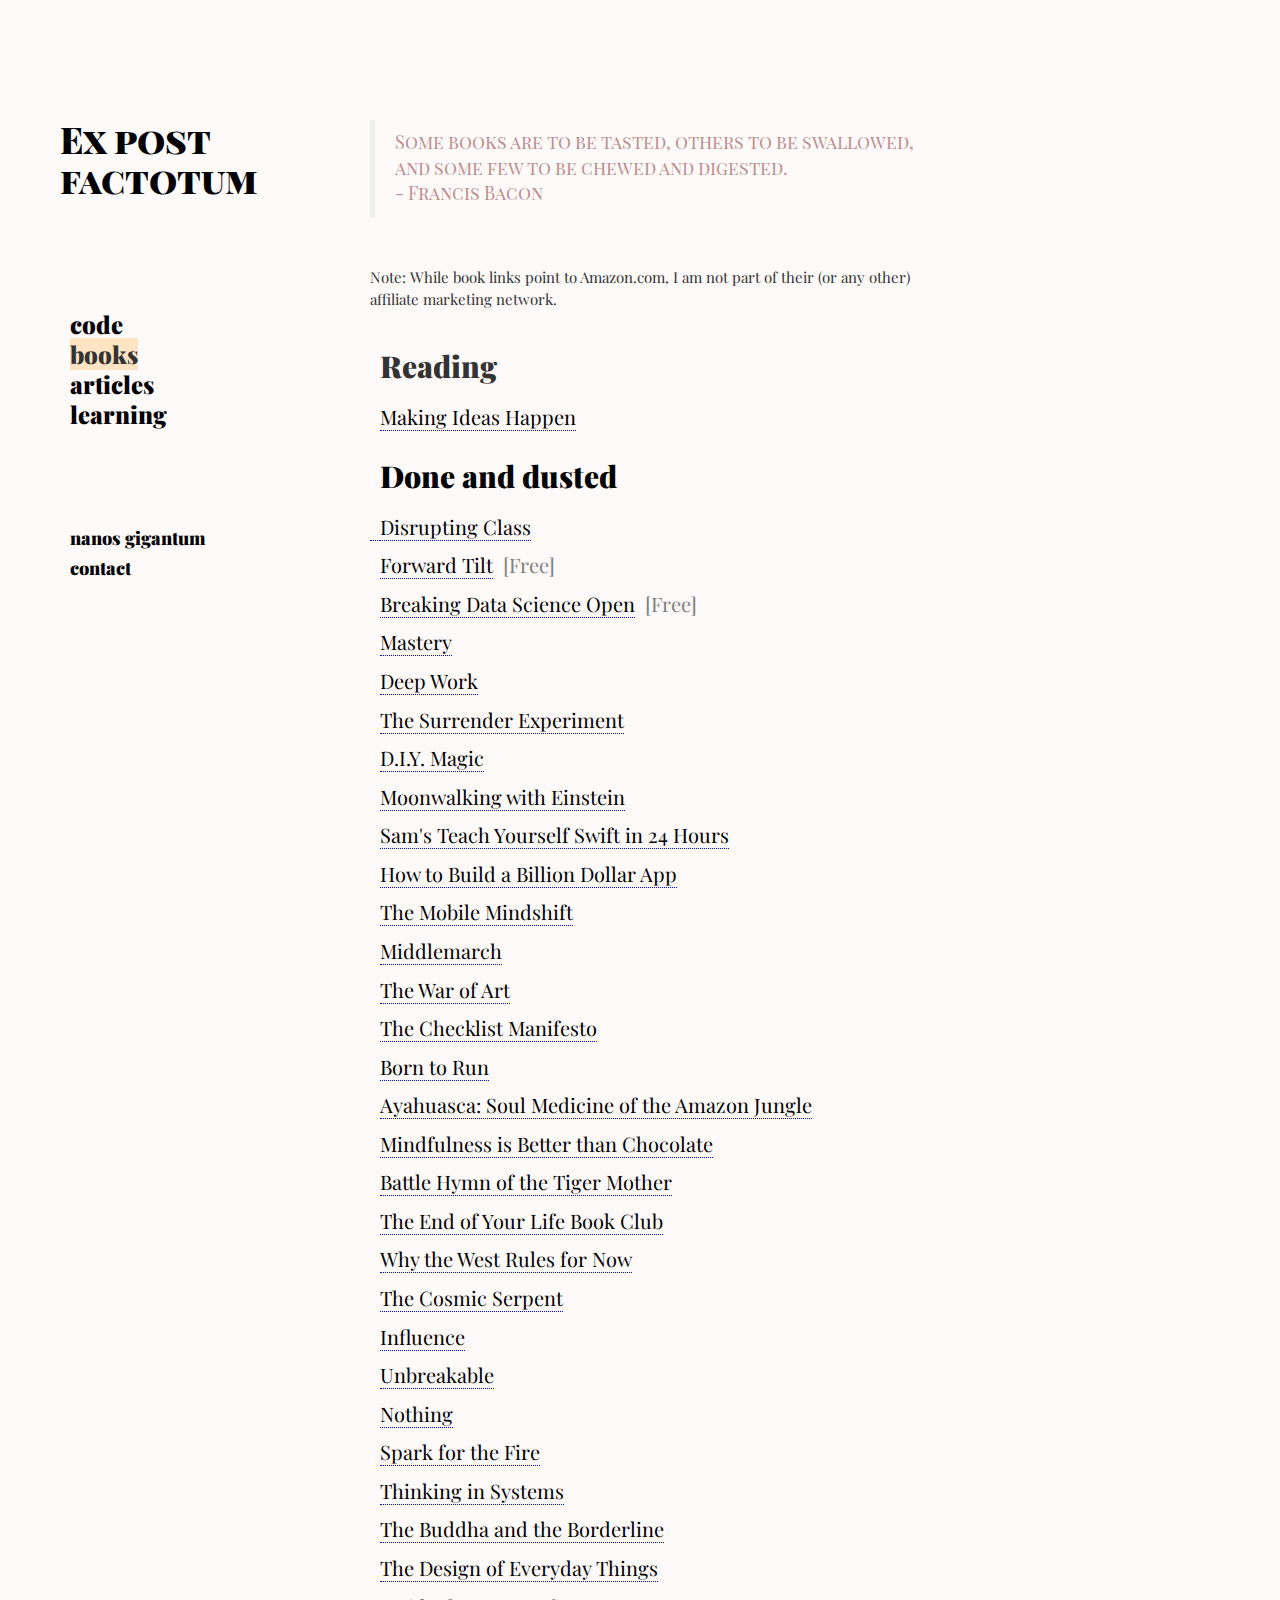
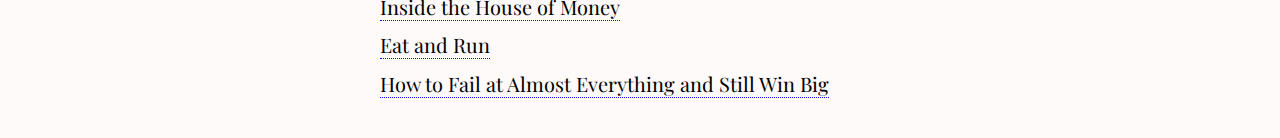
<file: books.html>
<!DOCTYPE html>
<html lang="en">
  <head>
    <meta charset="utf-8">
    <!-- Bootstrap -->
    <meta name="viewport" content="width=device-width, initial-scale=1">
    <link rel="stylesheet" href="https://maxcdn.bootstrapcdn.com/bootstrap/3.3.7/css/bootstrap.min.css">
    <script src="https://ajax.googleapis.com/ajax/libs/jquery/3.1.1/jquery.min.js"></script>
    <script src="https://maxcdn.bootstrapcdn.com/bootstrap/3.3.7/js/bootstrap.min.js"></script>

    <!-- Fonts -->
    <link href="https://fonts.googleapis.com/css?family=Playfair+Display:400,400i,700,900%7CPlayfair+Display+SC:900" rel="stylesheet">
    <link rel = "stylesheet" type = "text/css" href = "main.css"/>

    <title>Ex Post Factotum</title>
  </head>

  <body>

    <div class = "container-fluid">
      <div class="row">

        <div class="col-lg-3 col-sm-4 left">
          <a href="index.html"><h1>Ex post factotum</h1></a>
          <div class="middle">
          <a href="index.html"><h3>code</h3></a>
          <h3><span class="here">books</span></h3>
          <a href="articles.html"><h3>articles</h3></a>
          <a href="learning.html"><h3>learning</h3></a>
          </div>
          <span></span>
          <a href="nanos.html"><h4>nanos gigantum</h4></a>
          <a href="contact.html"><h4>contact</h4></a>
        </div>

        <div class="col-lg-6 col-lg-offset-3 col-sm-7 col-sm-offset-4 right">

          <blockquote class="header">
            Some books are to be tasted, others to be swallowed, and some few to be chewed and digested.<br />
            - Francis Bacon
          </blockquote>
          <p>
            Note: While book links point to Amazon.com, I am not part of their (or any other) affiliate marketing network.
          </p>
          <br />

            <h2>Reading</h2>
            <br />
            <div class="list-credits">
              <p>&nbsp;&nbsp;<a href="https://www.amazon.com/Making-Ideas-Happen-Overcoming-Obstacles/dp/1591844118/ref=sr_1_1?ie=UTF8&qid=1493149244&sr=8-1&keywords=scott+belsky" target="_blank">Making Ideas Happen</p>
            </div>

            <h2>Done and dusted</h2>
            <br />
            <div class="list-credits">
              <p>&nbsp;&nbsp;<a href="https://goo.gl/Xl8kxp" target="_blank">Disrupting Class</a>&nbsp;&nbsp;</p>
              <p>&nbsp;&nbsp;<a href="http://apply.discoverpraxis.com/forwardtilt" target="_blank">Forward Tilt</a>&nbsp;&nbsp;[Free]</p>
              <p>&nbsp;&nbsp;<a href="https://go.continuum.io/breaking-data-science-open-preview/" target="_blank">Breaking Data Science Open</a>&nbsp;&nbsp;[Free]</p>
              <p>&nbsp;&nbsp;<a href="https://goo.gl/X9jRSp" target="_blank">Mastery</a></p>
              <p>&nbsp;&nbsp;<a href="https://goo.gl/sVNikj" target="_blank">Deep Work</a></p>
              <p>&nbsp;&nbsp;<a href="https://goo.gl/wBMzzv" target="_blank">The Surrender Experiment</a></p>
              <p>&nbsp;&nbsp;<a href="https://goo.gl/VVOflk" target="_blank">D.I.Y. Magic</a></p>
              <p>&nbsp;&nbsp;<a href="https://goo.gl/ZTb7Fu" target="_blank">Moonwalking with Einstein</a></p>
              <p>&nbsp;&nbsp;<a href="https://goo.gl/wXDJeG" target="_blank">Sam's Teach Yourself Swift in 24 Hours</a></p>
              <p>&nbsp;&nbsp;<a href="https://goo.gl/PBo3dT" target="_blank">How to Build a Billion Dollar App</a></p>
              <p>&nbsp;&nbsp;<a href="https://goo.gl/RBBnzZ" target="_blank">The Mobile Mindshift</a></p>
              <p>&nbsp;&nbsp;<a href="https://goo.gl/hQpDBw" target="_blank">Middlemarch</a></p>
              <p>&nbsp;&nbsp;<a href="https://goo.gl/QUqEoA" target="_blank">The War of Art</a></p>
              <p>&nbsp;&nbsp;<a href="https://goo.gl/E2AdKI" target="_blank">The Checklist Manifesto</a></p>
              <p>&nbsp;&nbsp;<a href="https://goo.gl/1o5dhW" target="_blank">Born to Run</a></p>
              <p>&nbsp;&nbsp;<a href="https://goo.gl/DKg6u0" target="_blank">Ayahuasca: Soul Medicine of the Amazon Jungle</a></p>
              <p>&nbsp;&nbsp;<a href="https://goo.gl/SZLC9O" target="_blank">Mindfulness is Better than Chocolate</a></p>
              <p>&nbsp;&nbsp;<a href="https://goo.gl/WAVvbA" target="_blank">Battle Hymn of the Tiger Mother</a></p>
              <p>&nbsp;&nbsp;<a href="https://goo.gl/yTeMtE" target="_blank">The End of Your Life Book Club</a></p>
              <p>&nbsp;&nbsp;<a href="https://goo.gl/rTJq5O" target="_blank">Why the West Rules for Now</a></p>
              <p>&nbsp;&nbsp;<a href="https://goo.gl/Qgf7dd" target="_blank">The Cosmic Serpent</a></p>
              <p>&nbsp;&nbsp;<a href="https://goo.gl/9IcqT3" target="_blank">Influence</a></p>
              <p>&nbsp;&nbsp;<a href="https://goo.gl/xoWH1L" target="_blank">Unbreakable</a></p>
              <p>&nbsp;&nbsp;<a href="https://goo.gl/g171rA" target="_blank">Nothing</a></p>
              <p>&nbsp;&nbsp;<a href="https://goo.gl/46M2jT" target="_blank">Spark for the Fire</a></p>
              <p>&nbsp;&nbsp;<a href="https://goo.gl/6H0eYx" target="_blank">Thinking in Systems</a></p>
              <p>&nbsp;&nbsp;<a href="https://goo.gl/d2dPMM" target="_blank">The Buddha and the Borderline</a></p>
              <p>&nbsp;&nbsp;<a href="https://goo.gl/32gJTq" target="_blank">The Design of Everyday Things</a></p>
              <p>&nbsp;&nbsp;<a href="https://goo.gl/V2drVM" target="_blank">Inside the House of Money</a></p>
              <p>&nbsp;&nbsp;<a href="https://goo.gl/GGdI9M" target="_blank">Eat and Run</a></p>
              <p>&nbsp;&nbsp;<a href="https://goo.gl/Pknu1k" target="_blank">How to Fail at Almost Everything and Still Win Big</a></p>
            </div>
          </div>

      </div>
    </div>
  </body>
</html>
</file>
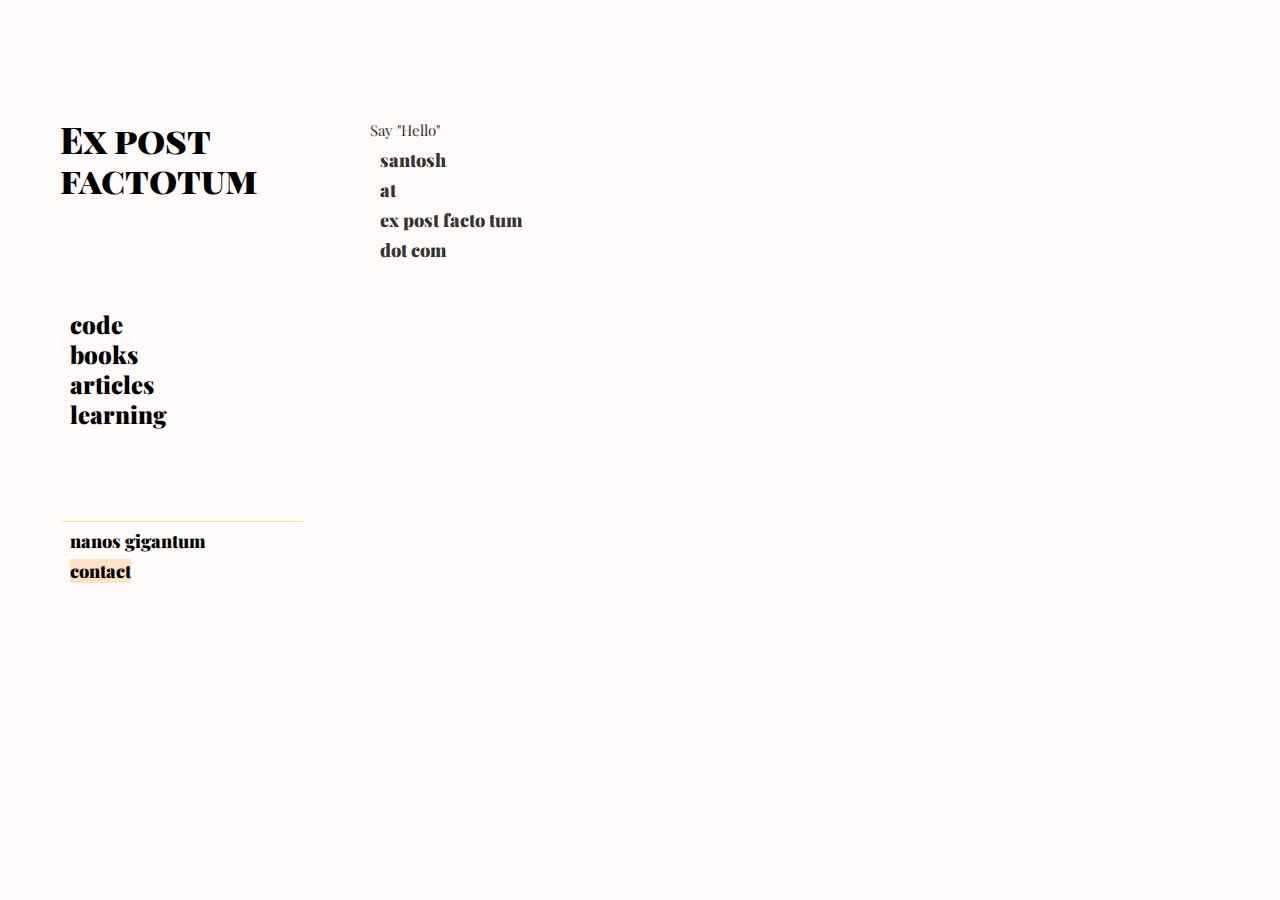
<file: contact.html>
<!DOCTYPE html>
<html lang="en">
  <head>
    <meta charset="utf-8">
    <!-- Bootstrap -->
    <meta name="viewport" content="width=device-width, initial-scale=1">
    <link rel="stylesheet" href="https://maxcdn.bootstrapcdn.com/bootstrap/3.3.7/css/bootstrap.min.css">
    <script src="https://ajax.googleapis.com/ajax/libs/jquery/3.1.1/jquery.min.js"></script>
    <script src="https://maxcdn.bootstrapcdn.com/bootstrap/3.3.7/js/bootstrap.min.js"></script>

    <!-- Fonts -->
    <link href="https://fonts.googleapis.com/css?family=Playfair+Display:400,400i,700,900%7CPlayfair+Display+SC:900" rel="stylesheet">
    <link rel = "stylesheet" type = "text/css" href = "main.css"/>

    <title>Ex Post Factotum</title>
  </head>

  <body>

    <div class = "container-fluid">
      <div class="row">

        <div class="col-lg-3 col-sm-4 left">
          <a href="index.html"><h1>Ex post factotum</h1></a>
          <div class="middle">
          <a href="index.html"><h3>code</h3></a>
          <a href="books.html"><h3>books</h3></a>
          <a href="articles.html"><h3>articles</h3></a>
          <a href="learning.html"><h3>learning</h3></a>
          </div>
          <hr />
          <a href="nanos.html"><h4>nanos gigantum</h4></a>
          <a href="contact.html"><h4><span class="here">contact</span></h4></a>
        </div>

        <div class="col-lg-6 col-lg-offset-3 col-sm-7 col-sm-offset-4 right">
          <p>
            Say "Hello"
          </p>
          <h4>
            santosh
          </h4>
          <h4>
            at
          </h4>
          <h4>
            ex
            post
            facto
            tum
          </h4>
           <h4>
             dot
            com
          </h4>



        </div>

      </div>
    </div>
  </body>
</html>
</file>
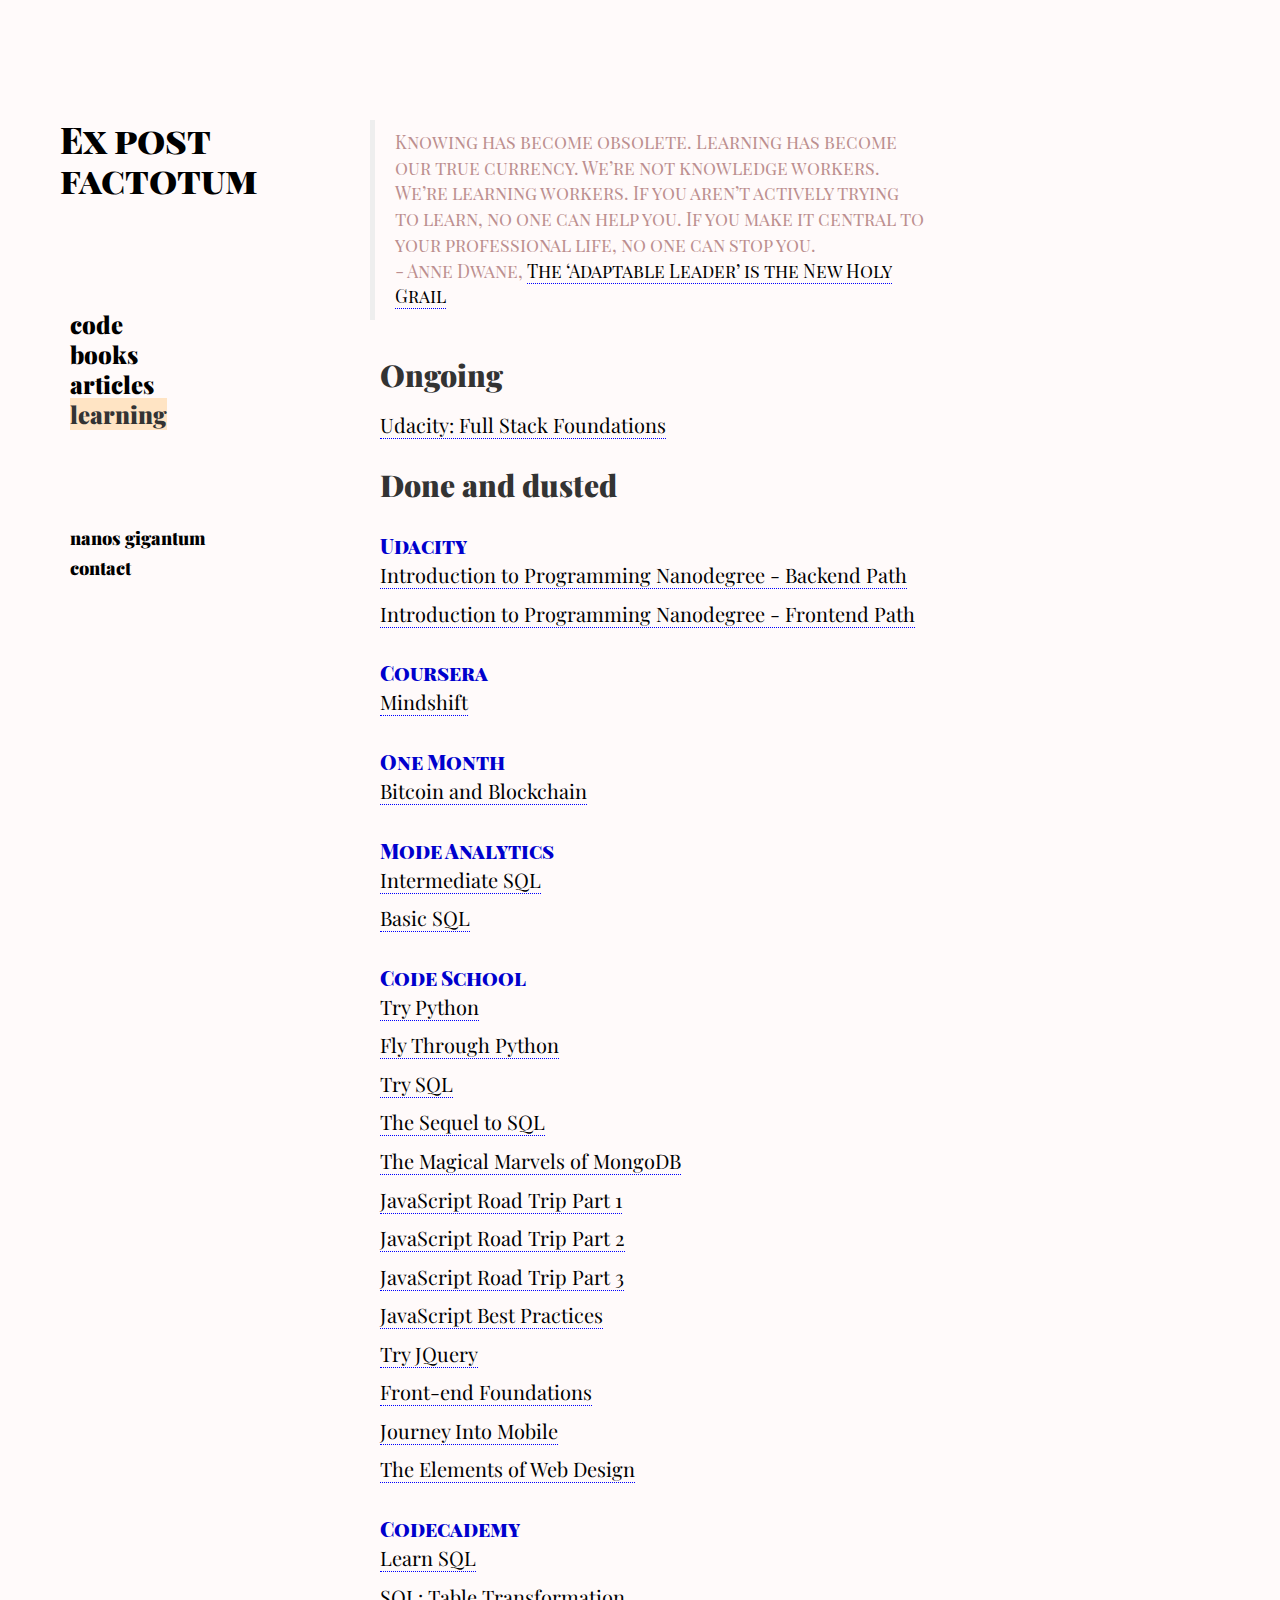
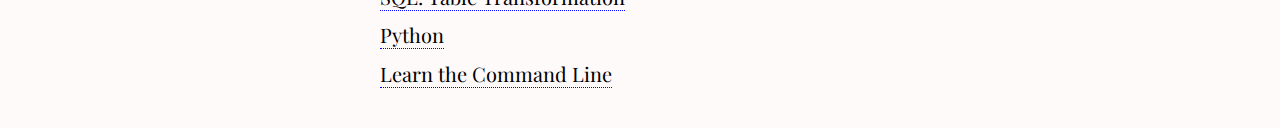
<file: learning.html>
<!DOCTYPE html>
<html lang="en">
  <head>
    <meta charset="utf-8">
    <!-- Bootstrap -->
    <meta name="viewport" content="width=device-width, initial-scale=1">
    <link rel="stylesheet" href="https://maxcdn.bootstrapcdn.com/bootstrap/3.3.7/css/bootstrap.min.css">
    <script src="https://ajax.googleapis.com/ajax/libs/jquery/3.1.1/jquery.min.js"></script>
    <script src="https://maxcdn.bootstrapcdn.com/bootstrap/3.3.7/js/bootstrap.min.js"></script>

    <!-- Fonts -->
    <link href="https://fonts.googleapis.com/css?family=Playfair+Display:400,400i,700,900%7CPlayfair+Display+SC:900" rel="stylesheet">
    <link rel = "stylesheet" type = "text/css" href = "main.css"/>

    <title>Ex Post Factotum</title>
  </head>

  <body>

    <div class = "container-fluid">
      <div class="row">

        <div class="col-lg-3 col-sm-4 left">
          <a href="index.html"><h1>Ex post factotum</h1></a>
          <div class="middle">
          <a href="index.html"><h3>code</h3></a>
          <a href="books.html"><h3>books</h3></a>
          <a href="articles.html"><h3>articles</h3></a>
          <h3><span class="here">learning</span></h3>
          </div>
          <span></span>
          <a href="nanos.html"><h4>nanos gigantum</h4></a>
          <a href="contact.html"><h4>contact</h4></a>
        </div>

        <div class="col-lg-6 col-lg-offset-3 col-sm-7 col-sm-offset-4 right">

          <blockquote class="header">
            Knowing has become obsolete. Learning has become our true currency. We’re not knowledge workers. We’re learning workers. If you aren’t actively trying to learn, no one can help you. If you make it central to your professional life, no one can stop you.<br />
            - Anne Dwane, <a href="http://firstround.com/review/the-adaptable-leader-is-the-new-holy-grail-become-one-hire-one/">The ‘Adaptable Leader’ is the New Holy Grail</a>
          </blockquote>

            <h2>Ongoing</h2>
            <br />
            <div class="list-credits">
              <p>&nbsp;&nbsp;<a href="https://www.udacity.com/course/full-stack-foundations--ud088" target="_blank">Udacity: Full Stack Foundations</a></p>
            </div>

            <h2>Done and dusted</h2>

            <br />

            <h3 class="subtitle">Udacity</h3>
            <div class="list-credits">
              <p>&nbsp;&nbsp;<a href="https://www.udacity.com/course/intro-to-programming-nanodegree--nd000" target="_blank">Introduction to Programming Nanodegree - Backend Path</a></p>
              <p>&nbsp;&nbsp;<a href="https://www.udacity.com/course/intro-to-programming-nanodegree--nd000" target="_blank">Introduction to Programming Nanodegree - Frontend Path</a></p>
            </div>

            <h3 class="subtitle">Coursera</h3>
            <div class="list-credits">
              <p>&nbsp;&nbsp;<a href="https://www.coursera.org/learn/mindshift" target="_blank">Mindshift</a></p>
            </div>

            <h3 class="subtitle">One Month</h3>
            <div class="list-credits">
              <p>&nbsp;&nbsp;<a href="https://onemonth.com/courses/blockchain" target="_blank">Bitcoin and Blockchain</a></p>
            </div>

            <h3 class="subtitle">Mode Analytics</h3>
            <div class="list-credits">
              <p>&nbsp;&nbsp;<a href="https://community.modeanalytics.com/sql/tutorial/sql-aggregate-functions/" target="_blank">Intermediate SQL</a></p>
              <p>&nbsp;&nbsp;<a href="https://community.modeanalytics.com/sql/tutorial/introduction-to-sql/" target="_blank">Basic SQL</a></p>
            </div>

            <h3 class="subtitle">Code School</h3>
            <div class="list-credits">
              <p>&nbsp;&nbsp;<a href="https://www.codeschool.com/courses/try-python" target="_blank">Try Python</a></p>
              <p>&nbsp;&nbsp;<a href="https://www.codeschool.com/courses/flying-through-python" target="_blank">Fly Through Python</a></p>
              <p>&nbsp;&nbsp;<a href="https://www.codeschool.com/courses/try-sql" target="_blank">Try SQL</a></p>
              <p>&nbsp;&nbsp;<a href="https://www.codeschool.com/courses/the-sequel-to-sql" target="_blank">The Sequel to SQL</a></p>
              <p>&nbsp;&nbsp;<a href="https://www.codeschool.com/courses/the-magical-marvels-of-mongodb" target="_blank">The Magical Marvels of MongoDB</a></p>
              <p>&nbsp;&nbsp;<a href="https://www.codeschool.com/courses/javascript-road-trip-part-1" target="_blank">JavaScript Road Trip Part 1</a></p>
              <p>&nbsp;&nbsp;<a href="https://www.codeschool.com/courses/javascript-road-trip-part-2" target="_blank">JavaScript Road Trip Part 2</a></p>
              <p>&nbsp;&nbsp;<a href="https://www.codeschool.com/courses/javascript-road-trip-part-3" target="_blank">JavaScript Road Trip Part 3</a></p>
              <p>&nbsp;&nbsp;<a href="https://www.codeschool.com/courses/javascript-best-practices" target="_blank">JavaScript Best Practices</a></p>
              <p>&nbsp;&nbsp;<a href="https://www.codeschool.com/courses/try-jquery" target="_blank">Try JQuery</a></p>
              <p>&nbsp;&nbsp;<a href="https://www.codeschool.com/courses/front-end-foundations" target="_blank">Front-end Foundations</a></p>
              <p>&nbsp;&nbsp;<a href="https://www.codeschool.com/courses/journey-into-mobile" target="_blank">Journey Into Mobile</a></p>
              <p>&nbsp;&nbsp;<a href="https://www.codeschool.com/courses/the-elements-of-web-design" target="_blank">The Elements of Web Design</a></p>
            </div>

            <h3 class="subtitle">Codecademy</h3>
            <div class="list-credits">
              <p>&nbsp;&nbsp;<a href="https://www.codecademy.com/learn/learn-sql" target="_blank">Learn SQL</a></p>
              <p>&nbsp;&nbsp;<a href="https://www.codecademy.com/learn/sql-table-transformation" target="_blank">SQL: Table Transformation</a></p>
              <p>&nbsp;&nbsp;<a href="https://www.codecademy.com/learn/python" target="_blank">Python</a></p>
              <p>&nbsp;&nbsp;<a href="https://www.codecademy.com/learn/learn-the-command-line" target="_blank">Learn the Command Line</a></p>
            </div>


          </div>

      </div>
    </div>
  </body>
</html>
</file>
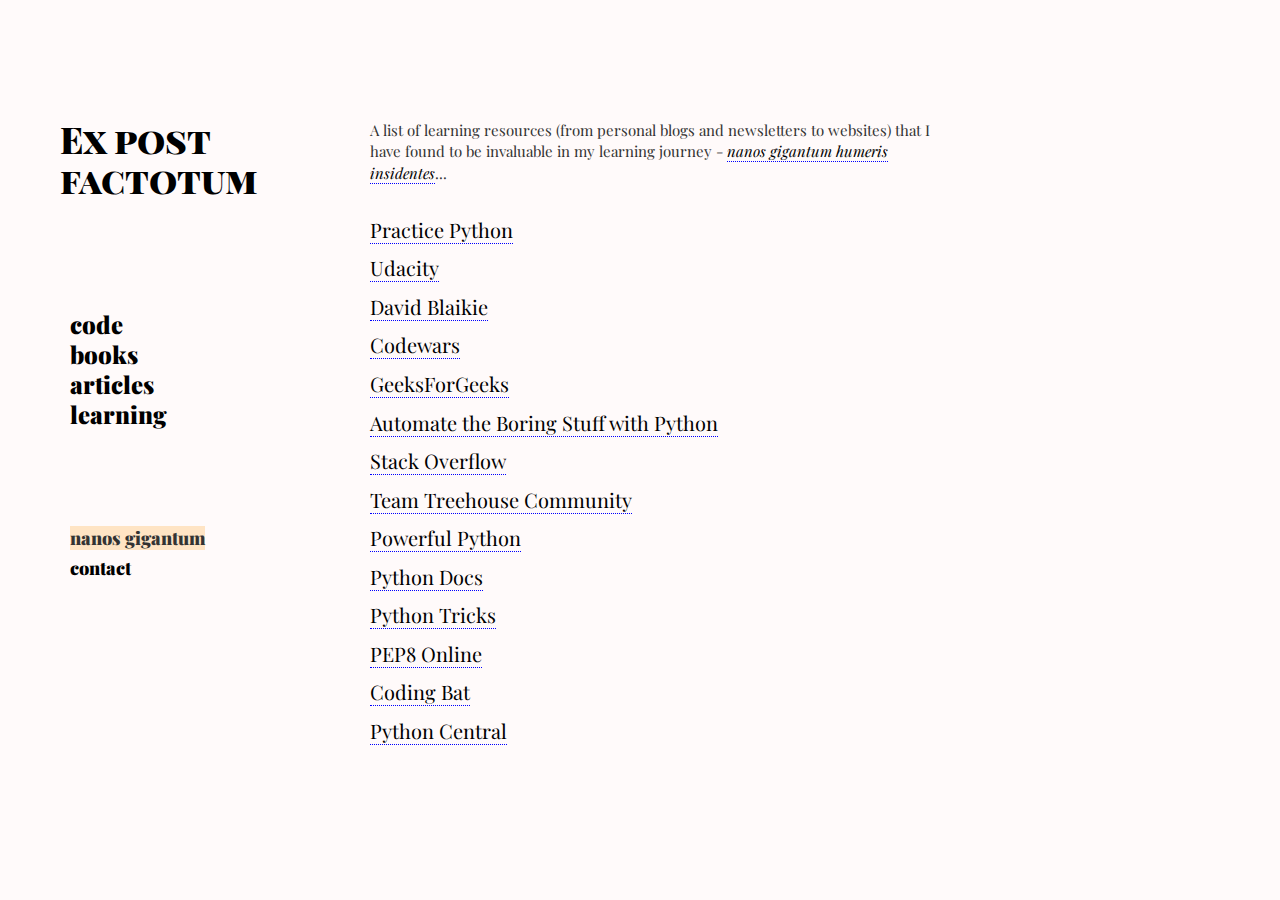
<file: nanos.html>
<!DOCTYPE html>
<html lang="en">
  <head>
    <meta charset="utf-8">
    <!-- Bootstrap -->
    <meta name="viewport" content="width=device-width, initial-scale=1">
    <link rel="stylesheet" href="https://maxcdn.bootstrapcdn.com/bootstrap/3.3.7/css/bootstrap.min.css">
    <script src="https://ajax.googleapis.com/ajax/libs/jquery/3.1.1/jquery.min.js"></script>
    <script src="https://maxcdn.bootstrapcdn.com/bootstrap/3.3.7/js/bootstrap.min.js"></script>

    <!-- Fonts -->
    <link href="https://fonts.googleapis.com/css?family=Playfair+Display:400,400i,700,900%7CPlayfair+Display+SC:900" rel="stylesheet">
    <link rel = "stylesheet" type = "text/css" href = "main.css"/>

    <title>Ex Post Factotum</title>
  </head>

  <body>

    <div class = "container-fluid">
      <div class="row">

        <div class="col-lg-3 col-sm-4 left">
          <a href="index.html"><h1>Ex post factotum</h1></a>
          <div class="middle">
          <a href="index.html"><h3>code</h3></a>
          <a href="books.html"><h3>books</h3></a>
          <a href="articles.html"><h3>articles</h3></a>
          <a href="learning.html"><h3>learning</h3></a>
          </div>
          <span></span>
          <h4><span class="here">nanos gigantum</span></h4>
          <a href="contact.html"><h4>contact</h4></a>
        </div>

        <div class="col-lg-6 col-lg-offset-3 col-sm-7 col-sm-offset-4 right">
          <p>
            A list of learning resources (from personal blogs and newsletters to websites) that I have found to be invaluable in my learning journey - <a href="https://en.wikipedia.org/wiki/Standing_on_the_shoulders_of_giants" target="_blank"><em>nanos gigantum humeris insidentes</em></a>...
          </p>
          <br />
          <div class="list-credits">
            <p><a href="http://www.practicepython.org/" target="_blank">Practice Python</a></p>
            <p><a href="https://www.udacity.com/" target="_blank">Udacity</a></p>
            <p><a href="https://www.oreilly.com/people/david-blaikie" target="_blank">David Blaikie</a></p>
            <p><a href="https://www.codewars.com" target="_blank">Codewars</a></p>
            <p><a href="http://www.geeksforgeeks.org/" target="_blank">GeeksForGeeks</a></p>
            <p><a href="https://automatetheboringstuff.com/#toc" target="_blank">Automate the Boring Stuff with Python</a></p>
            <p><a href="http://stackoverflow.com/" target="_blank">Stack Overflow</a></p>
            <p><a href="https://teamtreehouse.com/community" target="_blank">Team Treehouse Community</a></p>
            <p><a href="http://powerfulpython.com/" target="_blank">Powerful Python</a></p>
            <p><a href="https://docs.python.org/3/" target="_blank">Python Docs</a></p>
            <p><a href="https://dbader.org/" target="_blank">Python Tricks</a></p>
            <p><a href="http://pep8online.com" target="_blank">PEP8 Online</a></p>
            <p><a href="http://codingbat.com/python" target="_blank">Coding Bat</a></p>
            <p><a href="http://pythoncentral.io/">Python Central</a></p>
          </div>

      </div>
    </div>
  </body>
</html>
</file>
<file: main.css>
/**@import url('http://getbootstrap.com/dist/css/bootstrap.css');

.fixed {overflow:hidden; background:orange; }
.scrollit {overflow-y:scroll; background:lightgray; }
**/
body {
  font-family: 'Playfair Display', serif;
  font-size: 15px;
  background-color: #FFFAFA;
}

div .left {
  padding-left: 60px;
  background-color: snow;
}

div .right {
    padding-left: 50px;
    background-color: snow;
    padding-top: 120px;
}

img {
 width: 65%;
 height: 65%;
}

h1 {
  font-family: 'Playfair Display SC', serif;
  color: black;
  font-weight: 900;
}

h2, h3 {
  padding-left: 10px;
  font-weight: 900;
  line-height: 10px;
}

h4 {
  padding-left: 10px;
  font-weight: 900;
}

.here {
  background-color: bisque;
}

/*a {
  color: dodgerblue;
}*/

a {
  color: black;
  text-decoration: none;
  border-bottom: 1px dotted #0000FF;
}

a:hover {
  text-decoration: none;
}

a:visited {
  color: none;
}

.list-credits {
    text-align: left;
    color: gray;
    margin-bottom: 40px;
    font-size: 20px;
}

hr {
    background-color: khaki;
    border: none;
    height: 1px;
    margin: 2.0px;
}

blockquote {
  color: #000000;
  font-size: 16px;
  margin-bottom: 50px;
  font-weight: 400;
  font-style: normal;
  background-color: #FFFFE0;
}

.header {
  background-color: #FFFAFA;
  font-family: 'Playfair Display SC', serif;
  font-size: 18px;
  color: #BC8F8F;
}

.subtitle {
  font-family: 'Playfair Display SC', serif;
  color: #0000CD;
  font-weight: 900;
  font-size: 20px;
}

/*responsive guru's code start here*/

div .left {
  margin-top: 100px;
  position: fixed;
}
.middle{
  padding: 90px 0px;
}

/*mobile or small devices*/
@media only screen and (max-width: 767px){
 blockquote{
  overflow-x: hidden;
 }
div .left {
  margin-top: 50px;
  position: static;
  padding-left: 15px;
}
.middle{
  padding: 50px 0px;
}
div .right{
  padding-left: 15px;
  padding-top: 70px;
}
}
</file>
